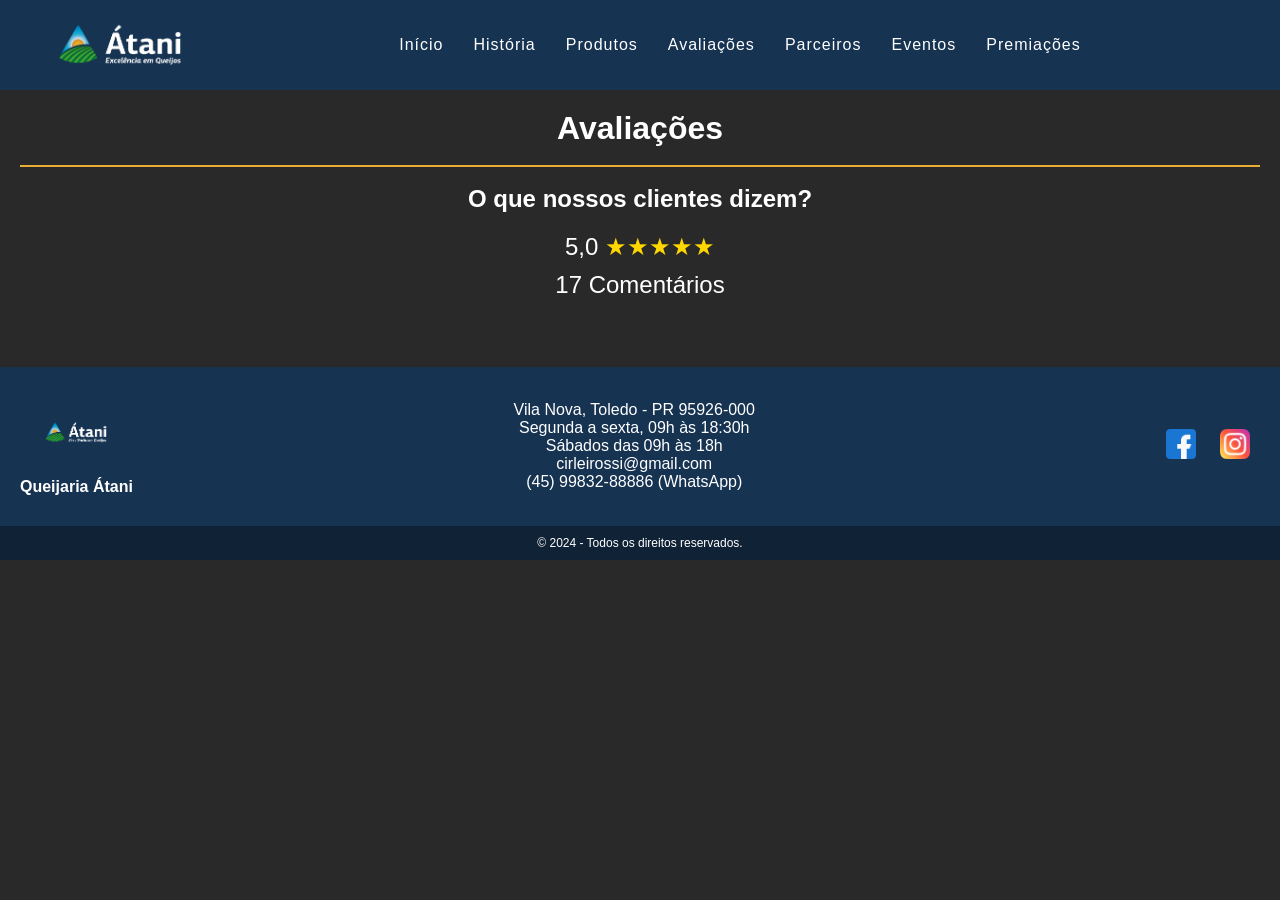
<file: avaliacoes.html>
<!DOCTYPE html>
<html lang="pt-br">
<head>
    <meta charset="UTF-8">
    <meta name="viewport" content="width=device-width, initial-scale=1.0">
    <link rel="shortcut icon" href="./img/ATANI LOGO.png">
    <link rel="stylesheet" href="./css/avaliacoes.css">
    <title>Avaliações - Átani Quejos</title>

</head>
<body>
    <header>
        <nav>
            <a href="index.html">
                <img src="./img/Logo atani.png" alt="LOGO ÁTANI">
            </a>
        <div class="mobile-menu">
            <div class="line1"></div>
            <div class="line2"></div>
            <div class="line3"></div>
        </div>
        <ul class="nav-list">
            <li><a href="index.html">Início</a></li>
            <li><a href="historia.html">História</a></li>
            <li><a href="produtos.html">Produtos</a></li>
            <li><a href="avaliacoes.html">Avaliações</a></li>
            <li><a href="parceiros.html">Parceiros</a></li>
            <li><a href="eventos.html">Eventos</a></li>
            <li><a href="premiacoes.html">Premiações</a></li>
        </ul>
        </nav>
    </header>

    <main>
        <h1>Avaliações</h1>
        <br>
        <hr color="#E9AC34">
        <br>
        <h2>O que nossos clientes dizem?</h2>
        <section class="reviews-section">
            <p class="rating-summary">5,0 <span class="stars">★★★★★</span> </p>
            <p class="rating-summary"><span class="comment-count">17 Comentários</span></p>
            <br>
            <div class="reviews-carousel">
            <div class="reviews">
    <!--         <div class="review-card">
                        <div class="user-info">
                            <div class="user">E</div>
                            <div class="user-details">
                                <h3>Edson Braga</h3>
                                <p>5,0 <span class="stars">★★★★★</span></p>
                            </div>  
                        </div>
                        <p class="review-text">Produtos com alta qualidade e de um sabor único.</p>
                    </div>

                    <div class="review-card">
                        <div class="user-info">
                            <div class="user">W</div>
                            <div class="user-details">
                                <h3>Wilson Souza</h3>
                                <p>5,0 <span class="stars">★★★★★</span></p>
                            </div>
                        </div>
                        <p class="review-text">Lugar lindo, incrível a história. Vale muito visitar! Recomendo conhecer.</p>
                    </div>
                    <div class="review-card">
                        <div class="user-info">
                            <div class="user">N</div>
                            <div class="user-details">
                                <h3>Nadir Luckner</h3>
                                <p>5,0 <span class="stars">★★★★★</span></p>
                            </div>
                        </div>
                        <p class="review-text">Ótima!!! Uma delícia de queijos, e uma apresentação excelente de todo o processo...</p>
                    </div>
                </div>               
            </div>
        </section>

        <section class="reviews-section">
            <div class="reviews-carousel">
                <div class="reviews">
                    <div class="review-card">
                        <div class="user-info">
                            <div class="user">K</div>
                            <div class="user-details">
                                <h3>Karine Zachow</h3>
                                <p>5,0 <span class="stars">★★★★★</span></p>
                            </div>
                        </div>
                        <p class="review-text">Queijos de altíssima qualidade!!! Muito saborosos epara serem comidos a qualquer hora. Ja faz parte do meu cardápio. A queijaria é um lugar encantador, onde somos muito bem recebidos, para poder apreciar e comprar os queijos.</p>
                    </div>
                    <div class="review-card">
                        <div class="user-info">
                        <div class="user">G</div>
                            <div class="user-details">
                                <h3>Gilmar Leandro de Souza</h3>
                                <p>5,0 <span class="stars">★★★★★</span></p>
                            </div>
                        </div>
                        <p class="review-text">Aqui o amor e a paz se encontram, e os queijos são o resultado, parabéns, lindo local .... Sucesso.</p>
                    </div>
                    <div class="review-card">
                        <div class="user-info">
                        <div class="user">G</div>
                            <div class="user-details">
                                <h3>Guilherme Bessegato</h3>
                                <p>5,0 <span class="stars">★★★★★</span></p>
                            </div>
                        </div>
                        <p class="review-text">Queijos de altíssima qualidade. Muito saborosos, por um ótimo preço. Atendem no local, mas também entregam. Recomendo!</p>
                    </div>
                </div>
            </div>
        </section>
        
        <section class="reviews-section">
            <div class="reviews-carousel">
                <div class="reviews">
                    <div class="review-card">
                        <div class="user-info">
                        <div class="user">V</div>
                            <div class="user-details">
                                <h3>Vagner Delabio</h3>
                                <p>5,0 <span class="stars">★★★★★</span></p>
                            </div>
                        </div>
                        <p class="review-text">Produtos sensacionais, qualidade, apresentação e com certeza muito amor e carinho na produção.</p>
                    </div>
                    <div class="review-card">
                        <div class="user-info">
                        <div class="user">D</div>
                            <div class="user-details">
                                <h3>Daliana Uemura</h3>
                                <p>5,0 <span class="stars">★★★★★</span></p>
                            </div>
                        </div>
                        <p class="review-text">Lugar lindo, queijo delicioso!!!</p>
                    </div>
                    <div class="review-card">
                        <div class="user-info">
                        <div class="user">C</div>
                            <div class="user-details">
                                <h3>Claudinei Saibert</h3>
                                <p>5,0 <span class="stars">★★★★★</span></p>
                            </div>
                        </div>
                        <p class="review-text">★★★★★</p>
                    </div>
                </div>
            </div>
        </section>
    -->
    </main>

    <footer>
        <div class="footer-inner">
            <div class="footer-logo">
                <img src="./img/Logo atani.png" alt="Logo da Átani">
                <p>Queijaria Átani</p>
            </div>
            <div class="footer-links">
                <ul>
                <li>Vila Nova, Toledo - PR 95926-000</li>
                <li>Segunda a sexta, 09h às 18:30h</li>
                <li>Sábados das 09h às 18h</li>
                <li><a href="mailto: cirleirossi@gmail.com"> cirleirossi@gmail.com</a></li>
                <li><a href="tel:+5545998328886">(45) 99832-88886 (WhatsApp)</a></li>
                </ul>
            </div>
            <div class="footer-social">
                <a href="https://www.facebook.com/profile.php?id=100086411541957"><img src="./img/facebook.png" alt="Facebook"></a>
                <a href="https://www.instagram.com/atani_queijaria?igsh=MWtmYjl6NHc2MGdieg=="><img src="./img/instagram.png" alt="Instagram"></a>
            </div>
        </div>
    </footer>
    
    <div class="footer-bottom">
        <p>&copy; 2024 - Todos os direitos reservados.</p>
    </div>  
    <script src="./js/script.js"></script>
    <script src="js/requisicaoAvaliacoes.js"></script>
</body>
</html>
</file>
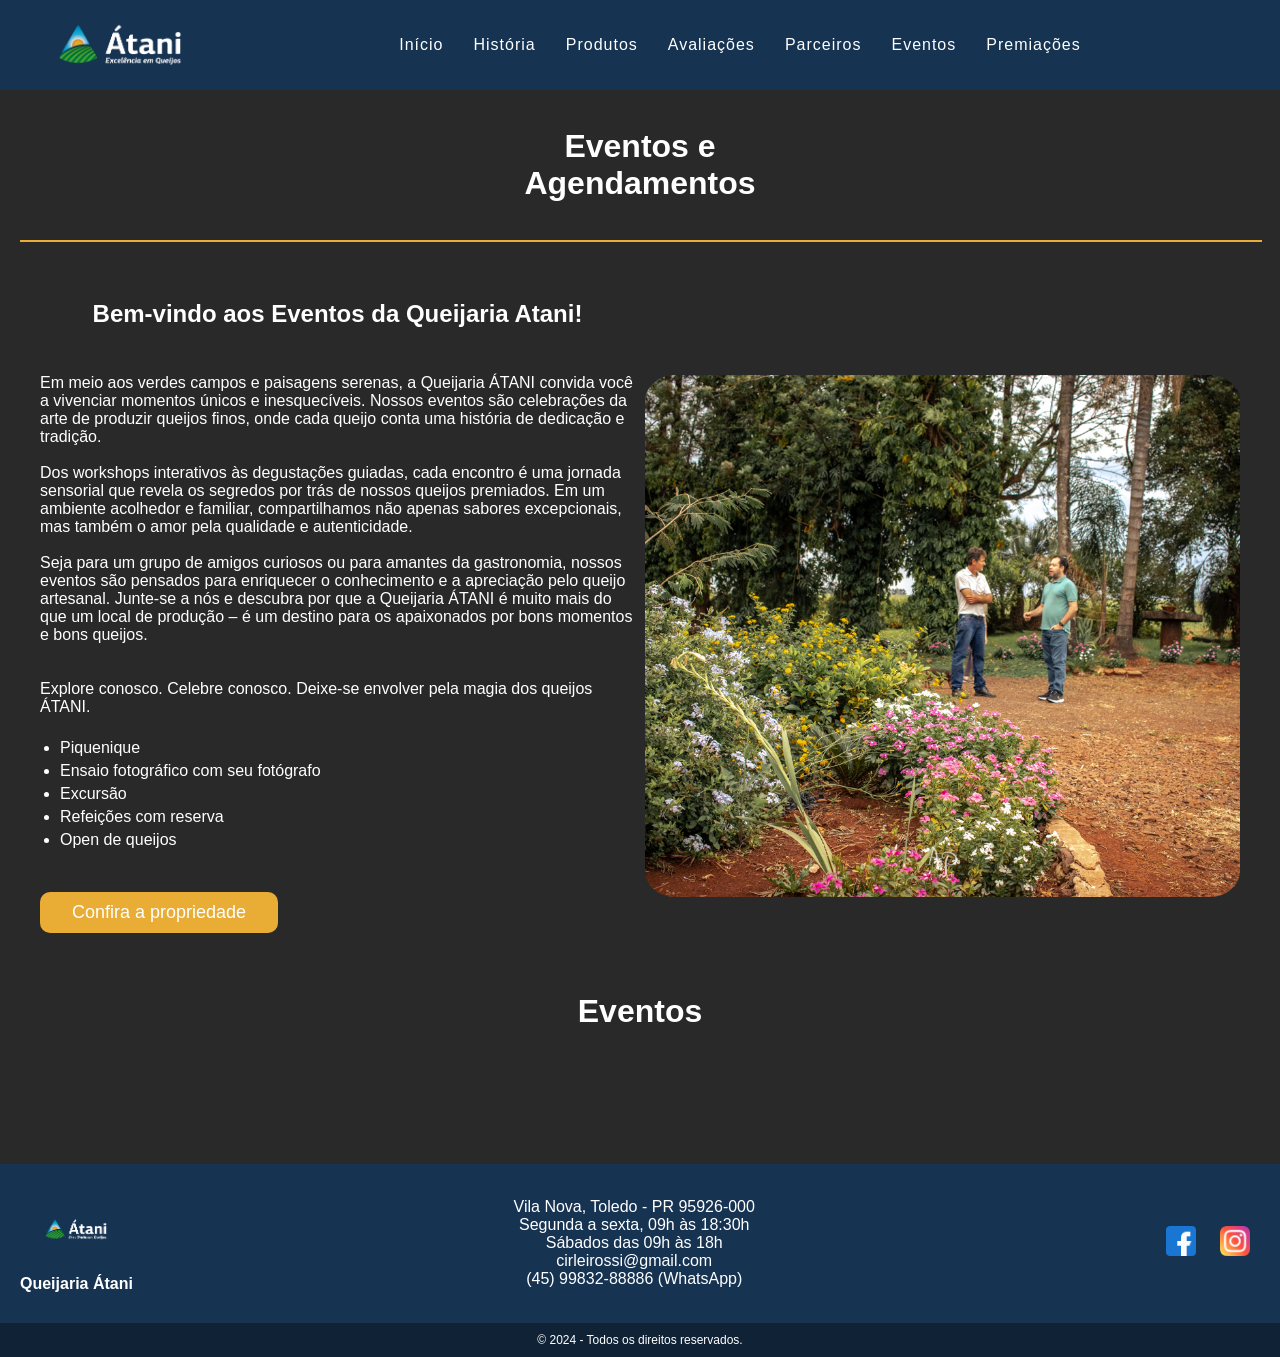
<file: eventos.html>
<!DOCTYPE html>
<html lang="pt-br">
<head>
    <meta charset="UTF-8">
    <meta name="viewport" content="width=device-width, initial-scale=1.0">
    <link rel="shortcut icon" href="./img/ATANI LOGO.png">
    <link rel="stylesheet" href="./css/eventos.css">
    <title>Eventos - Átani Queijos</title>
</head>
<body>
    <header>
        <nav>
            <a href="index.html">
                <img src="./img/Logo atani.png" alt="LOGO ÁTANI">
            </a>
          <div class="mobile-menu">
            <div class="line1"></div>
            <div class="line2"></div>
            <div class="line3"></div>
          </div>
          <ul class="nav-list">
            <li><a href="index.html">Início</a></li>
            <li><a href="historia.html">História</a></li>
            <li><a href="produtos.html">Produtos</a></li>
            <li><a href="avaliacoes.html">Avaliações</a></li>
            <li><a href="parceiros.html">Parceiros</a></li>
            <li><a href="eventos.html">Eventos</a></li>
            <li><a href="premiacoes.html">Premiações</a></li>
        </ul>
        </nav>
    </header>
    <main>
        <br>
        <h1>Eventos e <br> Agendamentos</h1>
        <br>
        <hr color="E9AC34">
        <br>
        <section class="agendamentos">
            <div class="info">
                <div class="mais-info">
                    <h2>Bem-vindo aos Eventos da Queijaria Atani!</h2>
                    <br><br>
                    <p>
                        Em meio aos verdes campos e paisagens serenas, a Queijaria ÁTANI convida você a vivenciar momentos únicos e inesquecíveis. Nossos eventos são celebrações da arte de produzir queijos finos, onde cada queijo conta uma história de dedicação e tradição.
                    </p>
                    <br>
                    <p>
                        Dos workshops interativos às degustações guiadas, cada encontro é uma jornada sensorial que revela os segredos por trás de nossos queijos premiados. Em um ambiente acolhedor e familiar, compartilhamos não apenas sabores excepcionais, mas também o amor pela qualidade e autenticidade.
                    </p>
                    <br>
                    <p>
                        Seja para um grupo de amigos curiosos ou para amantes da gastronomia, nossos eventos são pensados para enriquecer o conhecimento e a apreciação pelo queijo artesanal. Junte-se a nós e descubra por que a Queijaria ÁTANI é muito mais do que um local de produção – é um destino para os apaixonados por bons momentos e bons queijos.
                    </p>
                    <br><br>
                    <p>
                        Explore conosco. Celebre conosco. Deixe-se envolver pela magia dos queijos ÁTANI.
                    </p>
                </div>
                <br>
                <ul>
                    <li>Piquenique</li>
                    <li>Ensaio fotográfico com seu fotógrafo</li>
                    <li>Excursão</li>
                    <li>Refeições com reserva</li>
                    <li>Open de queijos</li>
                </ul>
                <br>
                <div id="btn"> 
                    <a href="https://www.toledo.pr.gov.br/turistow/" class="btn">Confira a propriedade</a>
                </div>
            </div>
            <div class="images">
                <img src="./img/flores.jpg" class="imagemReal" alt="Paisagem com flores">
            </div>
        </section>
        <section class="eventos">
            <h1>Eventos</h1>
            <div class="eventos-container">
                <!-- Os eventos serão inseridos aqui dinamicamente -->
            </div>
        </section>
        
    </main>
    <br><br><br>
    <footer>
      <div class="footer-inner">
          <div class="footer-logo">
              <img src="./img/Logo atani.png" alt="Logo da Átani">
              <p>Queijaria Átani</p>
          </div>
          <div class="footer-links">
              <ul>
                  <li>Vila Nova, Toledo - PR 95926-000</li>
                  <li>Segunda a sexta, 09h às 18:30h</li>
                  <li>Sábados das 09h às 18h</li>
                  <li><a href="mailto: cirleirossi@gmail.com"> cirleirossi@gmail.com</a></li>
                  <li><a href="tel:+5545998328886">(45) 99832-88886 (WhatsApp)</a></li>
              </ul>
          </div>
          <div class="footer-social">
              <a href="https://www.facebook.com/profile.php?id=100086411541957"><img src="./img/facebook.png" alt="Facebook"></a>
              <a href="https://www.instagram.com/atani_queijaria?igsh=MWtmYjl6NHc2MGdieg=="><img src="./img/instagram.png" alt="Instagram"></a>
          </div>
      </div>
    </footer>
    <div class="footer-bottom">
        <p>&copy; 2024 - Todos os direitos reservados.</p>
    </div>

    <script src="./js/script.js"></script>
    <script src="js/Eventos.js"></script>
</body>
</html>
</file>
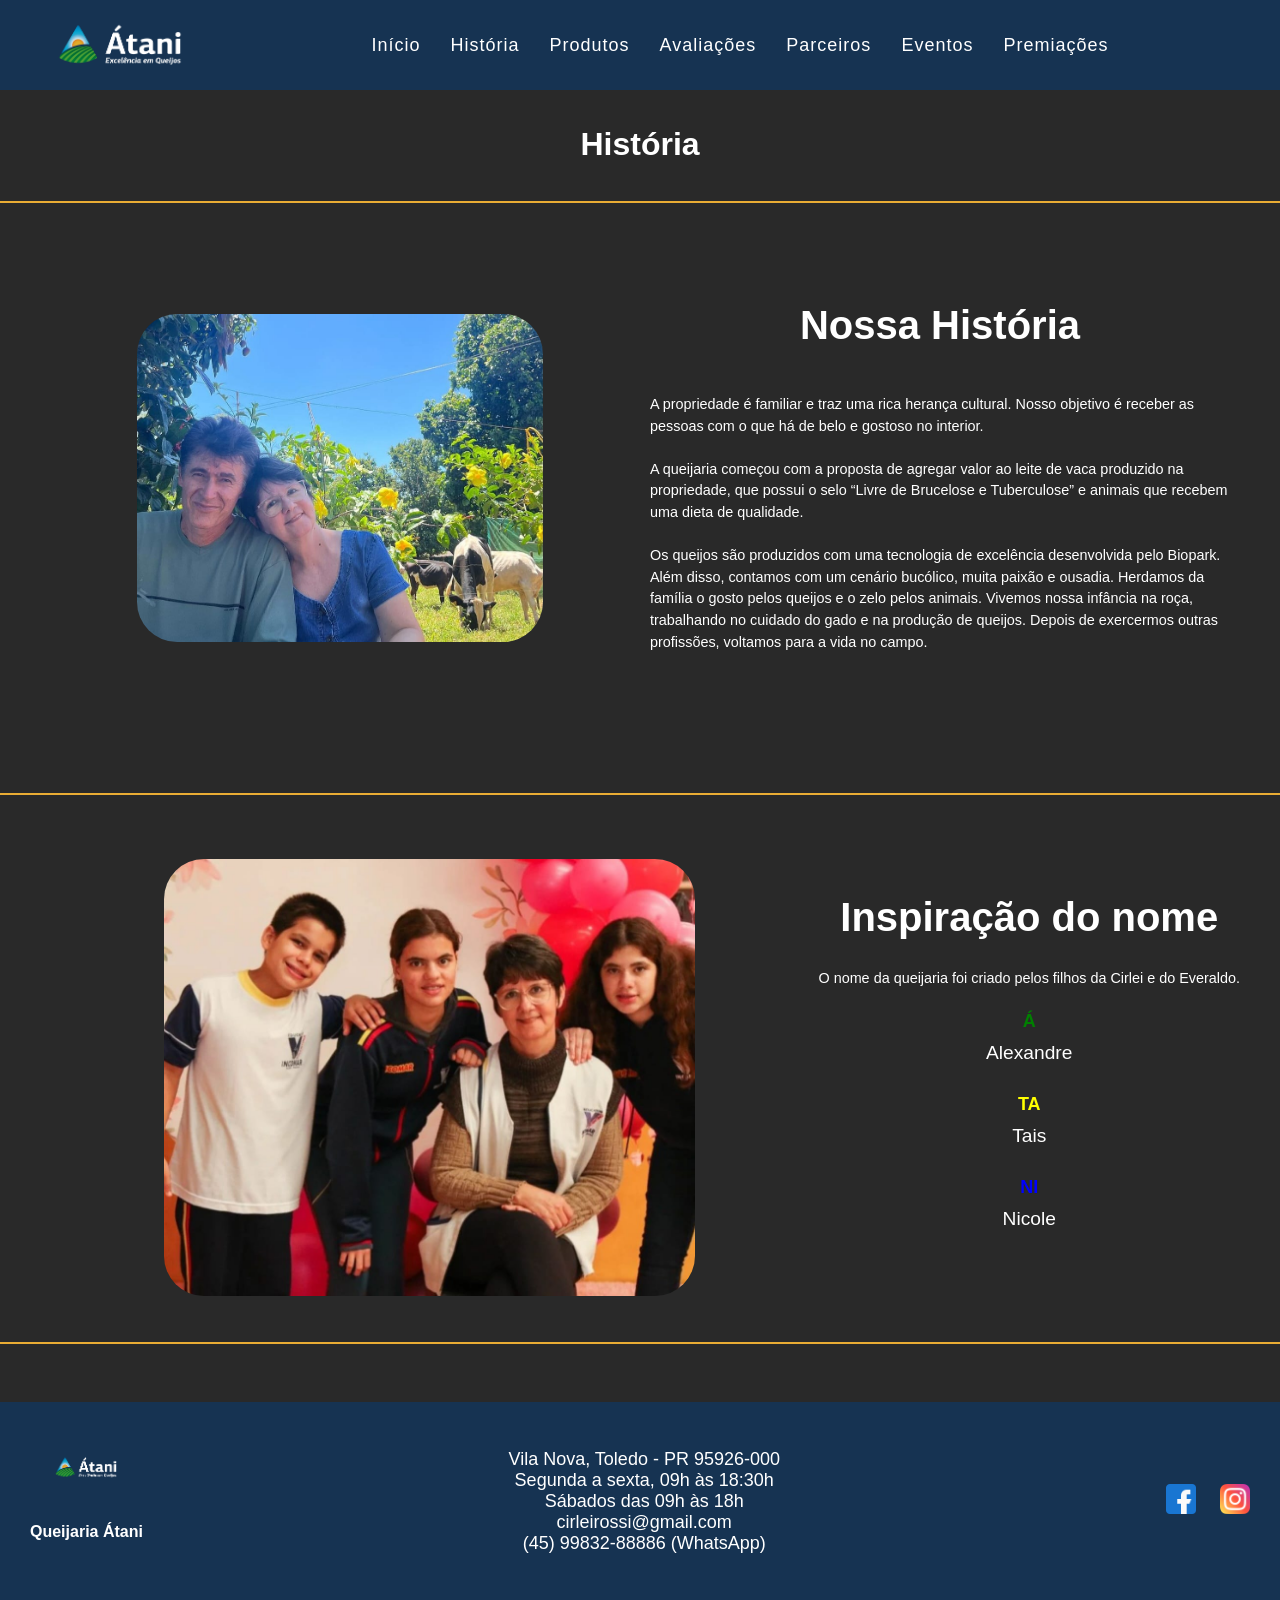
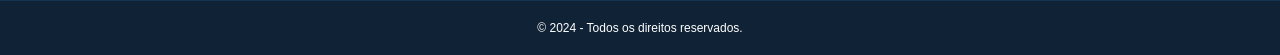
<file: historia.html>
<!DOCTYPE html>
<html lang="pt-br">
<head>
    <meta charset="UTF-8">
    <meta name="viewport" content="width=device-width, initial-scale=1.0">
    <link rel="shortcut icon" href="./img/ATANI LOGO.png">
    <link rel="stylesheet" href="./css/historia.css">
    <title>História - Átani Quejos</title>
</head>
<body>
    <header>
        <nav>
          <a href="index.html">
            <img src="./img/Logo atani.png" alt="LOGO ÁTANI">
        </a>
          <div class="mobile-menu">
            <div class="line1"></div>
            <div class="line2"></div>
            <div class="line3"></div>
          </div>
          <ul class="nav-list">
            <li><a href="index.html">Início</a></li>
              <li><a href="historia.html">História</a></li>
              <li><a href="produtos.html">Produtos</a></li>
              <li><a href="avaliacoes.html">Avaliações</a></li>
              <li><a href="parceiros.html">Parceiros</a></li>
              <li><a href="eventos.html">Eventos</a></li>
              <li><a href="avaliacoes.html">Premiações</a></li>
            </ul>
        </nav>
      </header>
      <main>
        <br><br>
        <h1>História</h1>
        <br>
        <hr color="E9AC34">
        <section>
          <div class="sobre">
                  <div class="small-container">
                      <div class="fileira">
                          <div class="col-1">
                            <img src="./img/cirlei e everaldo.jpg" alt="Cirlei Rossi" id="cirlei-img" />
                          </div>
                          <div class="col-1">
                            <h1>Nossa História</h1>
                            <br><br>
                                <small>A propriedade é familiar e traz uma rica herança cultural. Nosso objetivo é receber as pessoas com o que há de belo e gostoso no interior.
                                  <br><br>
                                  A queijaria começou com a proposta de agregar valor ao leite de vaca produzido na propriedade, que possui o selo “Livre de Brucelose e Tuberculose” e animais que recebem uma dieta de qualidade.
                                  <br><br>
                                  Os queijos são produzidos com uma tecnologia de excelência desenvolvida pelo Biopark. Além disso, contamos com um cenário bucólico, muita paixão e ousadia. Herdamos da família o gosto pelos queijos e o zelo pelos animais. Vivemos nossa infância na roça, trabalhando no cuidado do gado e na produção de queijos. Depois de exercermos outras profissões, voltamos para a vida no campo.</small>
                          </div>
                    </div>
                </div>
          </div>
        </section>

        <section>
          <div class="sobre">
            <hr color="#E9AC34">
                <br><br><br>
                  <div class="small-container">
                      <div class="fileira">
                          <div class="col-1">
                            <img src="./img/filhos.jpg" alt="Filhos" id="cirlei-img" />
                          </div>
                          <div class="col-">
                            <h1 id="filhos-h1">Inspiração do nome</h1>
                            <br>  
                                <small>O nome da queijaria foi criado pelos filhos da Cirlei e do Everaldo.
                                  <br><br>
                                </small>
                                <ul>
                                  <li id="A"><b>Á</b></li>
                                  <p>Alexandre</p>
                                  <li id="TA"><b>TA</b> </li>
                                  <p>Tais</p>
                                  <li id="NI"><b>NI</b></li>
                                  <p>Nicole</p>
                                </ul>
                          </div>
                    </div>
                </div>
  
                <br><br>
  
                <hr color="#E9AC34">
                <br>
          </div>
        </section>
    </main>
    <footer>
      <div class="footer-inner">
          <div class="footer-logo">
              <img src="./img/Logo atani.png" alt="Logo da Átani">
              <p>Queijaria Átani</p>
          </div>
          <div class="footer-links">
              <ul>
              <li>Vila Nova, Toledo - PR 95926-000</li>
              <li>Segunda a sexta, 09h às 18:30h</li>
              <li>Sábados das 09h às 18h</li>
              <li><a href="mailto: cirleirossi@gmail.com"> cirleirossi@gmail.com</a></li>
              <li><a href="tel:+5545998328886">(45) 99832-88886 (WhatsApp)</a></li>
              </ul>
          </div>
          <div class="footer-social">
              <a href="https://www.facebook.com/profile.php?id=100086411541957"><img src="./img/facebook.png" alt="Facebook"></a>
              <a href="https://www.instagram.com/atani_queijaria?igsh=MWtmYjl6NHc2MGdieg=="><img src="./img/instagram.png" alt="Instagram"></a>
          </div>
      </div>
  </footer>
  
  <div class="footer-bottom"> 
    <p>&copy; 2024 - Todos os direitos reservados.</p>
  </div>

    <script src="./js/script.js"></script>
</body>
</html>
</file>
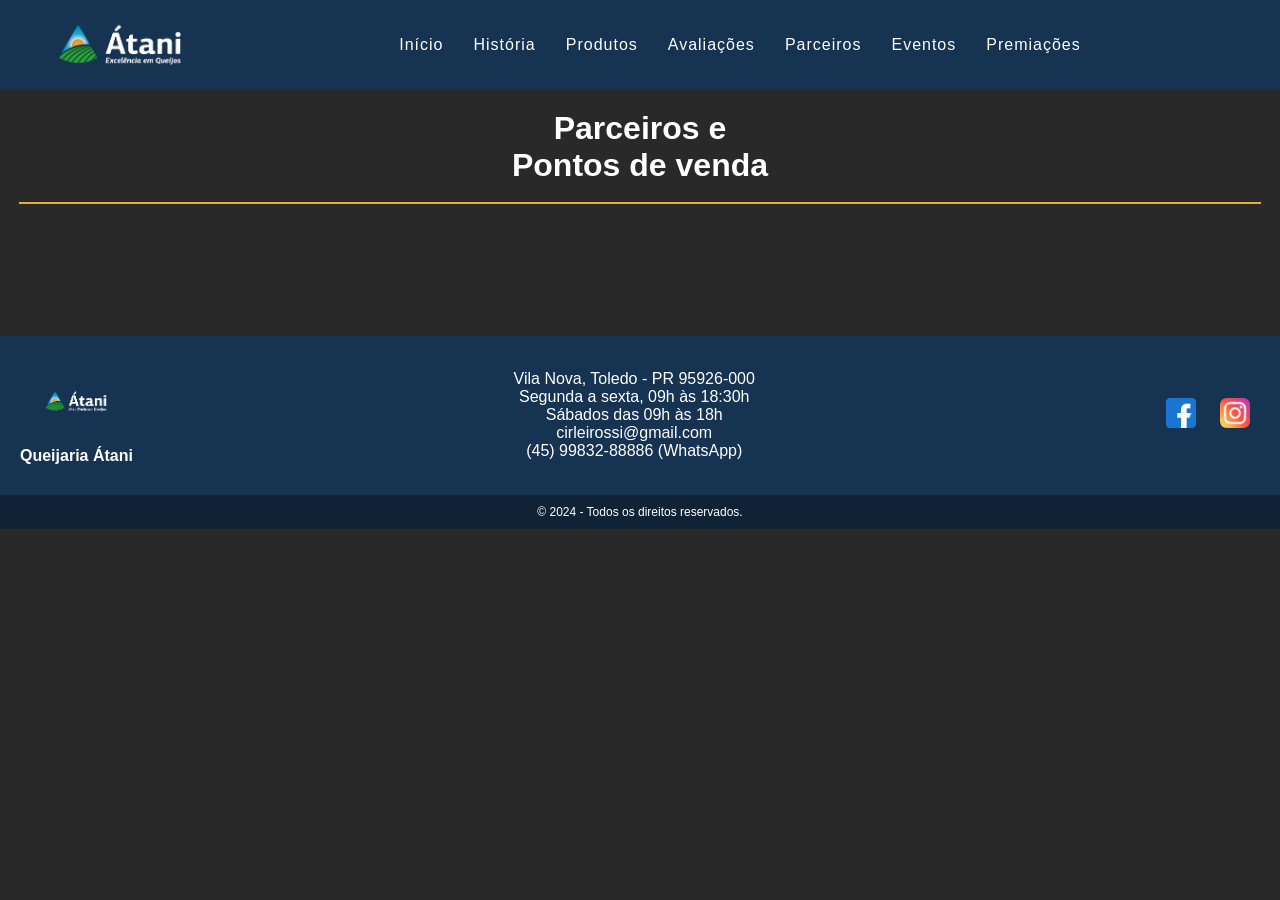
<file: parceiros.html>
<!DOCTYPE html>
<html lang="pt-br">
<head>
    <meta charset="UTF-8">
    <meta name="viewport" content="width=device-width, initial-scale=1.0">
    <link rel="shortcut icon" href="./img/ATANI LOGO.png">
    <link rel="stylesheet" href="./css/parceiros.css">
    <title>Parceiros - Átani Quejos</title>
</head>
<body>
    <header>
      <nav>
        <a href="index.html">
            <img src="./img/Logo atani.png" alt="LOGO ÁTANI">
        </a>
        <div class="mobile-menu">
            <div class="line1"></div>
            <div class="line2"></div>
            <div class="line3"></div>
        </div>
        <ul class="nav-list">
            <li><a href="index.html">Início</a></li>
            <li><a href="historia.html">História</a></li>
            <li><a href="produtos.html">Produtos</a></li>
            <li><a href="avaliacoes.html">Avaliações</a></li>
            <li><a href="parceiros.html">Parceiros</a></li>
            <li><a href="eventos.html">Eventos</a></li>
            <li><a href="premiacoes.html">Premiações</a></li>
        </ul>
    </nav>
      </header>

    <main>
        <h1>Parceiros e <br>Pontos de venda</h1>
        <br>
        <hr color="E9AC34">
        <section class="parceiros">
            <div class="parceiro-row"></div> 
        </section>
          
    </main>
    <br><br><br><br>
    <footer>
        <div class="footer-inner">
            <div class="footer-logo">
                <img src="./img/Logo atani.png" alt="Logo da Átani">
                <p>Queijaria Átani</p>
            </div>
            <div class="footer-links">
                <ul>
                <li>Vila Nova, Toledo - PR 95926-000</li>
                <li>Segunda a sexta, 09h às 18:30h</li>
                <li>Sábados das 09h às 18h</li>
                <li><a href="mailto: cirleirossi@gmail.com"> cirleirossi@gmail.com</a></li>
                <li><a href="tel:+5545998328886">(45) 99832-88886 (WhatsApp)</a></li>
                </ul>
            </div>
            <div class="footer-social">
                <a href="https://www.facebook.com/profile.php?id=100086411541957"><img src="./img/facebook.png" alt="Facebook"></a>
                <a href="https://www.instagram.com/atani_queijaria?igsh=MWtmYjl6NHc2MGdieg=="><img src="./img/instagram.png" alt="Instagram"></a>
            </div>
        </div>
    </footer>
    
    <div class="footer-bottom">
      <p>&copy 2024 - Todos os direitos reservados.</p>
    </div>
    <script src="./js/parceiros.js"></script>
    <script src="./js/script.js"></script>
</body>
</html>
</file>
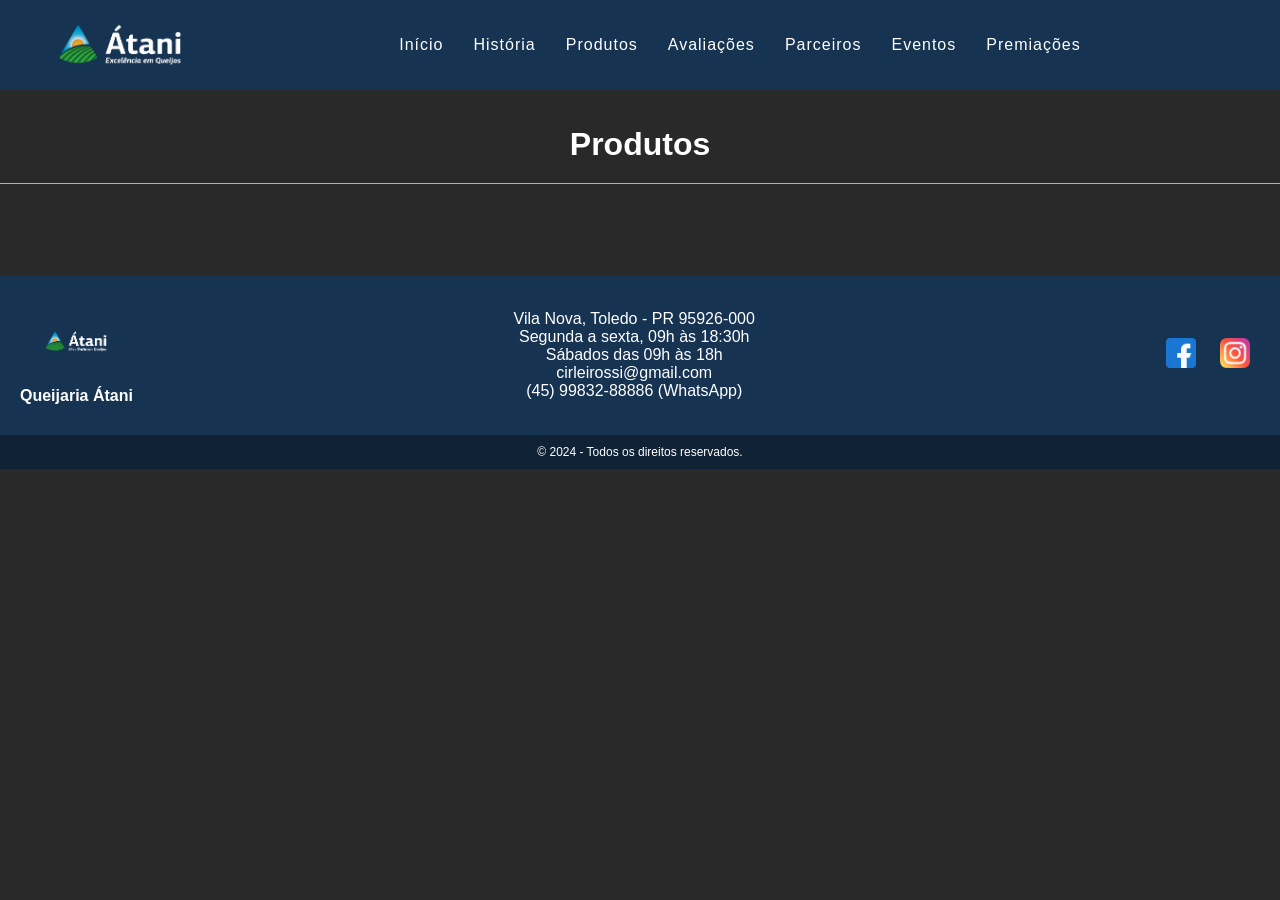
<file: produtos.html>
<!DOCTYPE html>
<html lang="pt-br">
<head>
    <meta charset="UTF-8">
    <meta name="viewport" content="width=device-width, initial-scale=1.0">
    <link rel="shortcut icon" href="./img/ATANI LOGO.png">
    <link rel="stylesheet" href="./css/produtos.css">
    <title>Produtos- Átani Quejos</title>
   
</head>
<body>
    <header>
        <nav>
            <a href="index.html">
                <img src="./img/Logo atani.png" alt="LOGO ÁTANI">
            </a>
          <div class="mobile-menu">
            <div class="line1"></div>
            <div class="line2"></div>
            <div class="line3"></div>
          </div>
          <ul class="nav-list">
            <li><a href="index.html">Início</a></li>
            <li><a href="historia.html">História</a></li>
            <li><a href="produtos.html">Produtos</a></li>
            <li><a href="avaliacoes.html">Avaliações</a></li>
            <li><a href="parceiros.html">Parceiros</a></li>
            <li><a href="eventos.html">Eventos</a></li>
            <li><a href="premiacoes.html">Premiações</a></li>
        </ul>
        </nav>
      </header>
      <br><br>

      <main>
        <h1>Produtos</h1>
        <hr color="E9AC34">
        <br><br><br><br>
        <section>
            <!-- <div class="Categorias">
              <div class="small-container">
                    <div class="fileira">
                        <div class="col-3">
                            <br><br>
                            <p >Nonna Lúcia</p>
                            <br>
                              <div id="img-nonna">
                              <img src="./img/QUEIJO NONNA LUCIA.png" alt="Queijo Nonna Lúcia">
                              </div>
                            <br>
                              <a href="#NONNA" class="btn-saiba-mais">Saiba Mais</a>
                        </div>
                          <div class="col-3">
                              <br><br>
                                <p>Saint - Paulin</p>
                                <br>
                              <div id="img-saint">
                                <img src="./img/QUEIJO SAINT PAULIN.png" alt="Queijo Saint Paulin">
                              </div>
                              <br>
                                <a href="#PAULIN" class="btn-saiba-mais">Saiba Mais</a>
                          </div>
                            <div class="col-3">
                                <br><br>
                                  <p>Mobier</p>
                                <br>
                                  <img src="./img/QUIEJO MOBIER.png" alt="Queijo Mobier">
                                <br>
                                  <a href="#MOBIER" class="btn-saiba-mais">Saiba Mais</a>
                            </div>
                    </div>
              </div>
            </div> -->
        <!-- </section>
        <br><br><br><br>
        <article>
            <br><br>
            <div class="Categorias">
              <div class="small-container">
                    <div class="fileira">
                        <div class="col-3">
                            <br><br>
                                  <p>Donna Rossi Fresco</p>
                                  <br>
                                  <div id="img-donna-maturado">
                                  <img src="./img/QUEIJO DONNA ROSSI FRESCO.png" alt="Queijo Donna Rossi Fresco">
                                  </div>
                                  <br>
                                  <a href="#FRESCO" id="btn-donna-fresco">Saiba Mais</a>
                                  <br>
                              </div>
                                <div class="col-3">
                                    <br><br>
                                    <p>Donna Rossi Maturado</p>
                                    <br>
                                    <div id="img-donna-maturado">
                                    <img src="./img/QUEIJO DONNA ROSSI MATURADO.png" alt="Queijo Donna Rossi Maturado">
                                    <br>
                                    </div>
                                    <a href="#MATURADO" id="btn-donna-maturado">Saiba Mais</a>
                                </div>
                    </div>
              </div>
              <br><br>
        </article>
        
        <article id="PAULIN">
          <div class="sobre">
            <hr color="#E9AC34">
            <br><br><br>
                <div class="small-container">
                    <div class="fileira">
                        <div class="col-1">
                            <img src="./img/QUEIJO NONNA LUCIA.png" alt="DONNA LÚCIA" id="queijo-img" />
                        </div>
                        <div class="col-1">
                            <span><h1>Nonna Lúcia</h1></span>
                          
                            <small>Queijo autoral,  trazido por herança italiana e recriado com tecnologia do Biopark. 
                              Maturado por 90 dias, semi duro e massa lavada. É um queijo frutado com notas florais e de um sabor único. 
                            </small>
                              <br><br>
                            <ul>
                              <li>Leite: Vaca</li>
                              <li>Classificação: Semiduro</li>
                              <li>Origem: Italiana</li>
                              <li>Produtor: Átani</li>
                              <li>Tecnologia: Biopark</li>
                          </ul>
                        </div>
                    </div>
                </div>
                <br><br><br>
                <hr color="#E9AC34">
                <br><br><br>
                  <div class="small-container">
                      <div class="fileira">
                          <div class="col-1">
                            <img src="./img/QUEIJO SAINT PAULIN.png" alt="SAINT-PAULIN" id="queijo-img" />
                          </div>
                          <div class="col-1">
                            <h1 id="saint-h1">SAINT-PAULIN</h1>
                            <br>
                                <small>De origem francesa, primeiramente produzido por monges trapistas, é um queijo de massa amarela, macia, de sabor suave e pouca acidez. Sua casca fina e amarelada se forma com tratamento de água, salmoura e uma pequena dose de urucum. Em Toledo, é feito com tecnologia desenvolvida pelo Parque Científico e Tecnológico de Biociências LTDA – Biopark. Conserva a característica da receita original com um sabor particular, derivado do tipo de leite da nossa região.</small>
                                <br><br><br>
                                <ul>
                                  <li>Leite: Vaca</li>
                                  <li>Classificação: Semiduro</li>
                                  <li>Origem: França</li>
                                  <li>Produtor: Átani</li>
                                  <li>Tecnologia: Biopark</li>
                              </ul>
                          </div>
                    </div>
                </div>
          </div>
        </article>
        
        <section id="MOBIER">
          <div class="sobre">
            <hr color="#E9AC34">
            <br><br><br>
                  <div class="small-container">
                      <div class="fileira">
                          <div class="col-1">
                            <img src="./img/QUIEJO MOBIER.png" alt="MOBIER" id="mobier-img" />
                          </div>
                          <div class="col-1">
                            <h1 id="mobier-h1">MOBIER</h1>
                            <br>
                                <small>              
                                  Esse queijo fino de origem francesa, criado inicialmente por fazendeiros da região de Conté, não era produzido em grandes quantidades devido à falta de leite suficiente. Para conservar o queijo até a próxima ordenha, aplicavam uma fina camada de carvão na superfície, surgindo assim a característica mais marcante do queijo Morbier: a faixa negra em seu centro.
                                <br><br>
                                  Este queijo está presente em vários eventos, desde recepções familiares e festas para amigos até eventos comemorativos. Ele pode ser empregado em deliciosas receitas culinárias, em tábuas de queijos e saladas, e é geralmente servido com vinhos secos.
                                <br><br>
                                  Em uma tentativa de trazer o queijo originalmente francês mais próximo aos corações dos brasileiros, substituímos o carvão por uma fina linha de café na tecnologia desenvolvida.</small>
                                <br><br><br>
                                <ul>
                                  <li>Leite: Vaca</li>
                                  <li>Classificação: Semiduro</li>
                                  <li>Origem: França</li>
                                  <li>Produtor: Átani</li>
                                  <li>Tecnologia: Biopark</li>
                              </ul>
                          </div>
                    </div>
                </div>
          </div>
        </section>
  
        <article id="FRESCO">
          <div class="sobre">
            <hr color="#E9AC34">
            <br><br><br>
                  <div class="small-container">
                      <div class="fileira">
                          <div class="col-1">
                            <img src="./img/QUEIJO DONNA ROSSI FRESCO.png" alt="DONNA ROSSI FRESCO" id="queijo-img" />
                          </div>
                          <div class="col-1">
                            <h1 id="donna-fresco-h1">DONNA ROSSI FRESCO</h1>
                            <br>
                                <small>De origem brasileira e primeiramente produzido por descendentes de italianos, é um queijo de massa levemente amarela, macia, de sabor suave e pouca acidez.
                                <br><br>
                                Em Toledo, é feito pela queijaria ÁTANI com a receita herdada da família. Conserva as características da receita original, com um sabor particular derivado do tipo de leite da nossa região.</small>
                                <br><br><br>
                                <ul>
                                  <li>Leite: Vaca</li>
                                  <li>Classificação: Semiduro</li>
                                  <li>Origem: Brasileira</li>
                                  <li>Produtor: Átani</li>
                                  <li>Tecnologia: Maike Tais Maziero Montanhini e Cirlei Rossi dos Santos
                                  </li>
                              </ul>
                          </div>
                    </div>
                </div>
          </div>
        </article>
        
        <section id="MATURADO">
          <div class="sobre">
            <hr color="#E9AC34">
            <br><br><br>
                  <div class="small-container">
                      <div class="fileira">
                          <div class="col-1">
                            <img src="./img/QUEIJO DONNA ROSSI MATURADO.png" alt="DONNA ROSSI MATURADO" id="queijo-img" />
                          </div>
                          <div class="col-1">
                            <h1 id="donna-maturado-h1">DONNA ROSSI MATURADO</h1>
                            <br>
                                <small>De origem brasileira e primeiramente produzido por descendentes de italianos, é um queijo de massa levemente amarela, macia, enxuta, de sabor suave e pouca acidez.
                                <br><br>
                                Em Toledo, é feito pela queijaria ÁTANI com a receita herdada da família. Conserva as características da receita original, com um sabor particular derivado do tipo de leite da nossa região.</small>
                                <br><br><br>
                                <ul>
                                  <li>Leite: Vaca</li>
                                  <li>Classificação: Semiduro</li>
                                  <li>Origem: Brasileira</li>
                                  <li>Produtor: Átani</li>
                                  <li>Tecnologia: Maike Tais Maziero Montanhini e Cirlei Rossi dos Santos
                                  </li>
                              </ul>
                          </div>
                    </div>
                </div>
          </div> -->
        </section>
      </main>
    
      <footer>
        <div class="footer-inner">
            <div class="footer-logo">
                <img src="./img/Logo atani.png" alt="Logo da Átani">
                <p>Queijaria Átani</p>
            </div>
            <div class="footer-links">
                <ul>
                <li>Vila Nova, Toledo - PR 95926-000</li>
                <li>Segunda a sexta, 09h às 18:30h</li>
                <li>Sábados das 09h às 18h</li>
                <li><a href="mailto: cirleirossi@gmail.com"> cirleirossi@gmail.com</a></li>
                <li><a href="tel:+5545998328886">(45) 99832-88886 (WhatsApp)</a></li>
                </ul>
            </div>
            <div class="footer-social">
                <a href="https://www.facebook.com/profile.php?id=100086411541957"><img src="./img/facebook.png" alt="Facebook"></a>
                <a href="https://www.instagram.com/atani_queijaria?igsh=MWtmYjl6NHc2MGdieg=="><img src="./img/instagram.png" alt="Instagram"></a>
            </div>
        </div>
    </footer>
    
    <div class="footer-bottom">
      <p>&copy; 2024 - Todos os direitos reservados.</p>
    </div>
      </main>
    
    <script src="js/Produtos.js"> </script>
    <script src="./js/script.js"></script>
</body>
</html>
</file>
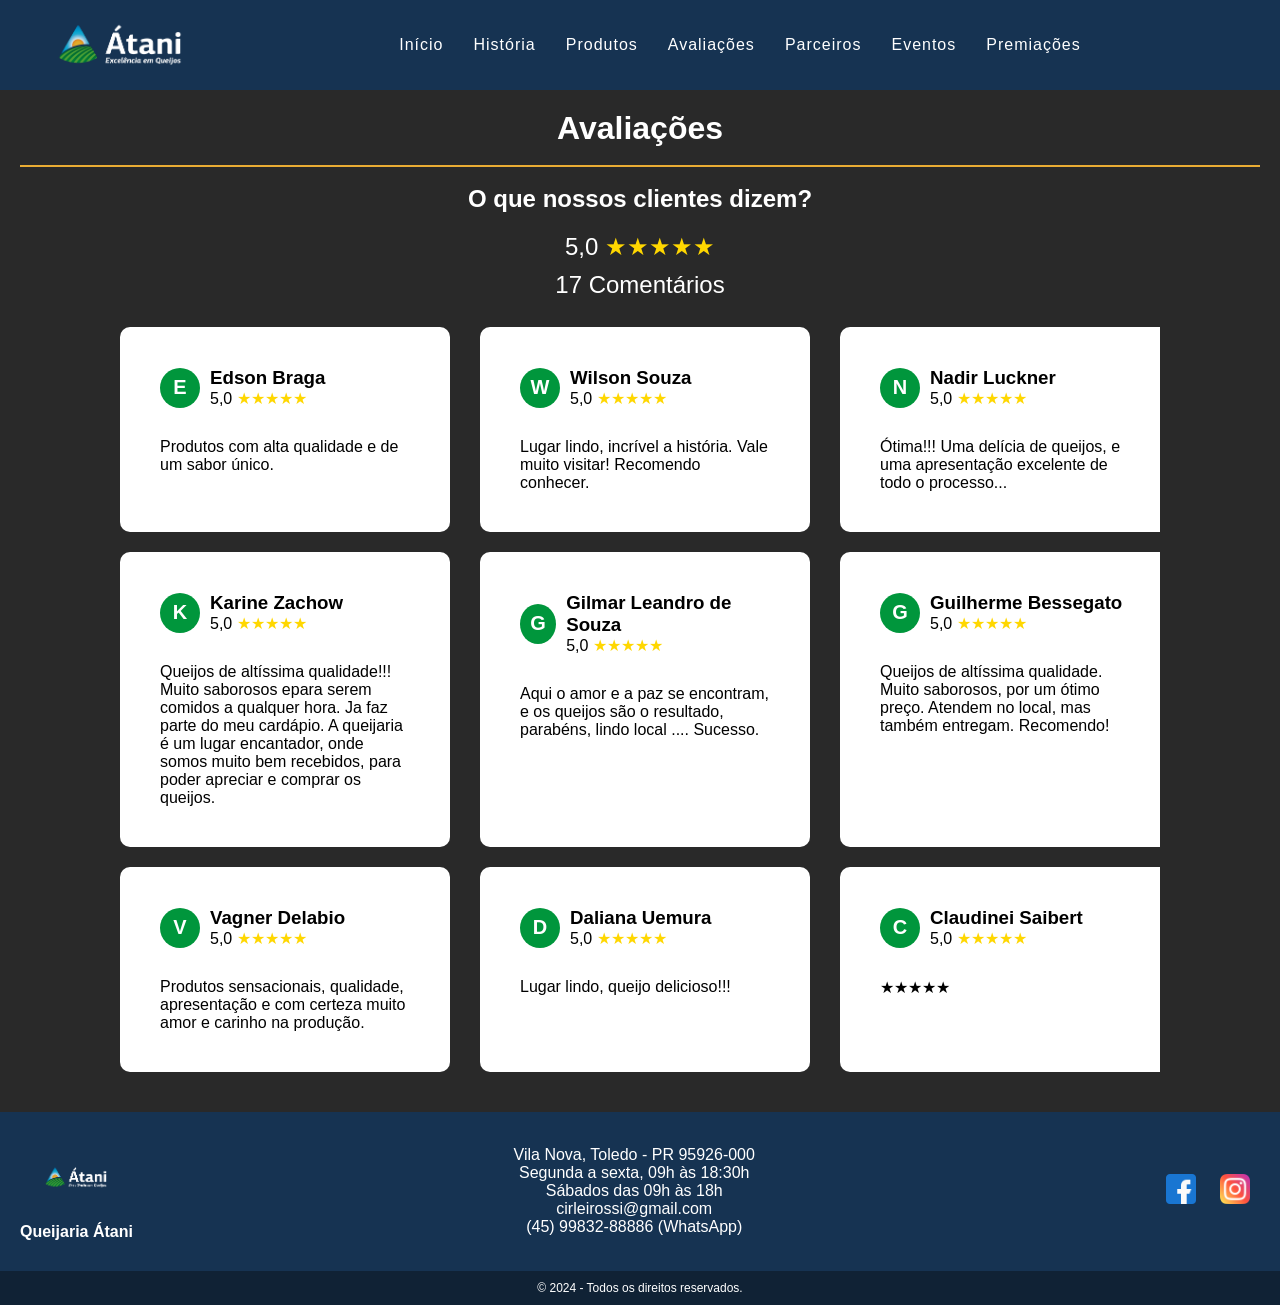
<file: atani/avaliacoes.html>
<!DOCTYPE html>
<html lang="pt-br">
<head>
    <meta charset="UTF-8">
    <meta name="viewport" content="width=device-width, initial-scale=1.0">
    <link rel="shortcut icon" href="./img/ATANI LOGO.png">
    <link rel="stylesheet" href="./css/avaliacoes.css">
    <title>Avaliações - Átani Quejos</title>
</head>
<body>
    <header>
        <nav>
            <a href="index.html">
                <img src="./img/Logo atani.png" alt="LOGO ÁTANI">
            </a>
          <div class="mobile-menu">
            <div class="line1"></div>
            <div class="line2"></div>
            <div class="line3"></div>
          </div>
          <ul class="nav-list">
            <li><a href="index.html">Início</a></li>
            <li><a href="historia.html">História</a></li>
            <li><a href="produtos.html">Produtos</a></li>
            <li><a href="avaliacoes.html">Avaliações</a></li>
            <li><a href="parceiros.html">Parceiros</a></li>
            <li><a href="eventos.html">Eventos</a></li>
            <li><a href="premiacoes.html">Premiações</a></li>
        </ul>
        </nav>
      </header>

    <main>
        <h1>Avaliações</h1>
        <br>
        <hr color="#E9AC34">
        <br>
        <h2>O que nossos clientes dizem?</h2>
        <section class="reviews-section">
            <p class="rating-summary">5,0 <span class="stars">★★★★★</span> </p>
            <p class="rating-summary"><span class="comment-count">17 Comentários</span></p>
            <br>
            <div class="reviews-carousel">
                <div class="reviews">
                    <div class="review-card">
                        <div class="user-info">
                            <div class="user">E</div>
                            <div class="user-details">
                                <h3>Edson Braga</h3>
                                <p>5,0 <span class="stars">★★★★★</span></p>
                            </div>  
                        </div>
                        <p class="review-text">Produtos com alta qualidade e de um sabor único.</p>
                    </div>
                    <div class="review-card">
                        <div class="user-info">
                          <div class="user">W</div>
                            <div class="user-details">
                                <h3>Wilson Souza</h3>
                                <p>5,0 <span class="stars">★★★★★</span></p>
                            </div>
                        </div>
                        <p class="review-text">Lugar lindo, incrível a história. Vale muito visitar! Recomendo conhecer.</p>
                    </div>
                    <div class="review-card">
                        <div class="user-info">
                            <div class="user">N</div>
                            <div class="user-details">
                                <h3>Nadir Luckner</h3>
                                <p>5,0 <span class="stars">★★★★★</span></p>
                            </div>
                        </div>
                        <p class="review-text">Ótima!!! Uma delícia de queijos, e uma apresentação excelente de todo o processo...</p>
                    </div>

                </div>
                
            </div>
        </section>
        
        <section class="reviews-section">
            <div class="reviews-carousel">
                <div class="reviews">
                    <div class="review-card">
                        <div class="user-info">
                            <div class="user">K</div>
                            <div class="user-details">
                                <h3>Karine Zachow</h3>
                                <p>5,0 <span class="stars">★★★★★</span></p>
                            </div>
                        </div>
                        <p class="review-text">Queijos de altíssima qualidade!!! Muito saborosos epara serem comidos a qualquer hora. Ja faz parte do meu cardápio. A queijaria é um lugar encantador, onde somos muito bem recebidos, para poder apreciar e comprar os queijos.</p>
                    </div>
                    <div class="review-card">
                        <div class="user-info">
                          <div class="user">G</div>
                            <div class="user-details">
                                <h3>Gilmar Leandro de Souza</h3>
                                <p>5,0 <span class="stars">★★★★★</span></p>
                            </div>
                        </div>
                        <p class="review-text">Aqui o amor e a paz se encontram, e os queijos são o resultado, parabéns, lindo local .... Sucesso.</p>
                    </div>
                    <div class="review-card">
                        <div class="user-info">
                          <div class="user">G</div>
                            <div class="user-details">
                                <h3>Guilherme Bessegato</h3>
                                <p>5,0 <span class="stars">★★★★★</span></p>
                            </div>
                        </div>
                        <p class="review-text">Queijos de altíssima qualidade. Muito saborosos, por um ótimo preço. Atendem no local, mas também entregam. Recomendo!</p>
                    </div>
                </div>
            </div>
        </section>
        
        <section class="reviews-section">
            <div class="reviews-carousel">
                <div class="reviews">
                    <div class="review-card">
                        <div class="user-info">
                          <div class="user">V</div>
                            <div class="user-details">
                                <h3>Vagner Delabio</h3>
                                <p>5,0 <span class="stars">★★★★★</span></p>
                            </div>
                        </div>
                        <p class="review-text">Produtos sensacionais, qualidade, apresentação e com certeza muito amor e carinho na produção.</p>
                    </div>
                    <div class="review-card">
                        <div class="user-info">
                          <div class="user">D</div>
                            <div class="user-details">
                                <h3>Daliana Uemura</h3>
                                <p>5,0 <span class="stars">★★★★★</span></p>
                            </div>
                        </div>
                        <p class="review-text">Lugar lindo, queijo delicioso!!!</p>
                    </div>
                    <div class="review-card">
                        <div class="user-info">
                          <div class="user">C</div>
                            <div class="user-details">
                                <h3>Claudinei Saibert</h3>
                                <p>5,0 <span class="stars">★★★★★</span></p>
                            </div>
                        </div>
                        <p class="review-text">★★★★★</p>
                    </div>
                </div>
            </div>
        </section>
    </main>
    <footer>
        <div class="footer-inner">
            <div class="footer-logo">
                <img src="./img/Logo atani.png" alt="Logo da Átani">
                <p>Queijaria Átani</p>
            </div>
            <div class="footer-links">
                <ul>
                <li>Vila Nova, Toledo - PR 95926-000</li>
                <li>Segunda a sexta, 09h às 18:30h</li>
                <li>Sábados das 09h às 18h</li>
                <li><a href="mailto: cirleirossi@gmail.com"> cirleirossi@gmail.com</a></li>
                <li><a href="tel:+5545998328886">(45) 99832-88886 (WhatsApp)</a></li>
                </ul>
            </div>
            <div class="footer-social">
                <a href="https://www.facebook.com/profile.php?id=100086411541957"><img src="./img/facebook.png" alt="Facebook"></a>
                <a href="https://www.instagram.com/atani_queijaria?igsh=MWtmYjl6NHc2MGdieg=="><img src="./img/instagram.png" alt="Instagram"></a>
            </div>
        </div>
    </footer>
    
    <div class="footer-bottom">
      <p>&copy; 2024 - Todos os direitos reservados.</p>
    </div>  
    <script src="./js/script.js"></script>
</body>
</html>
</file>
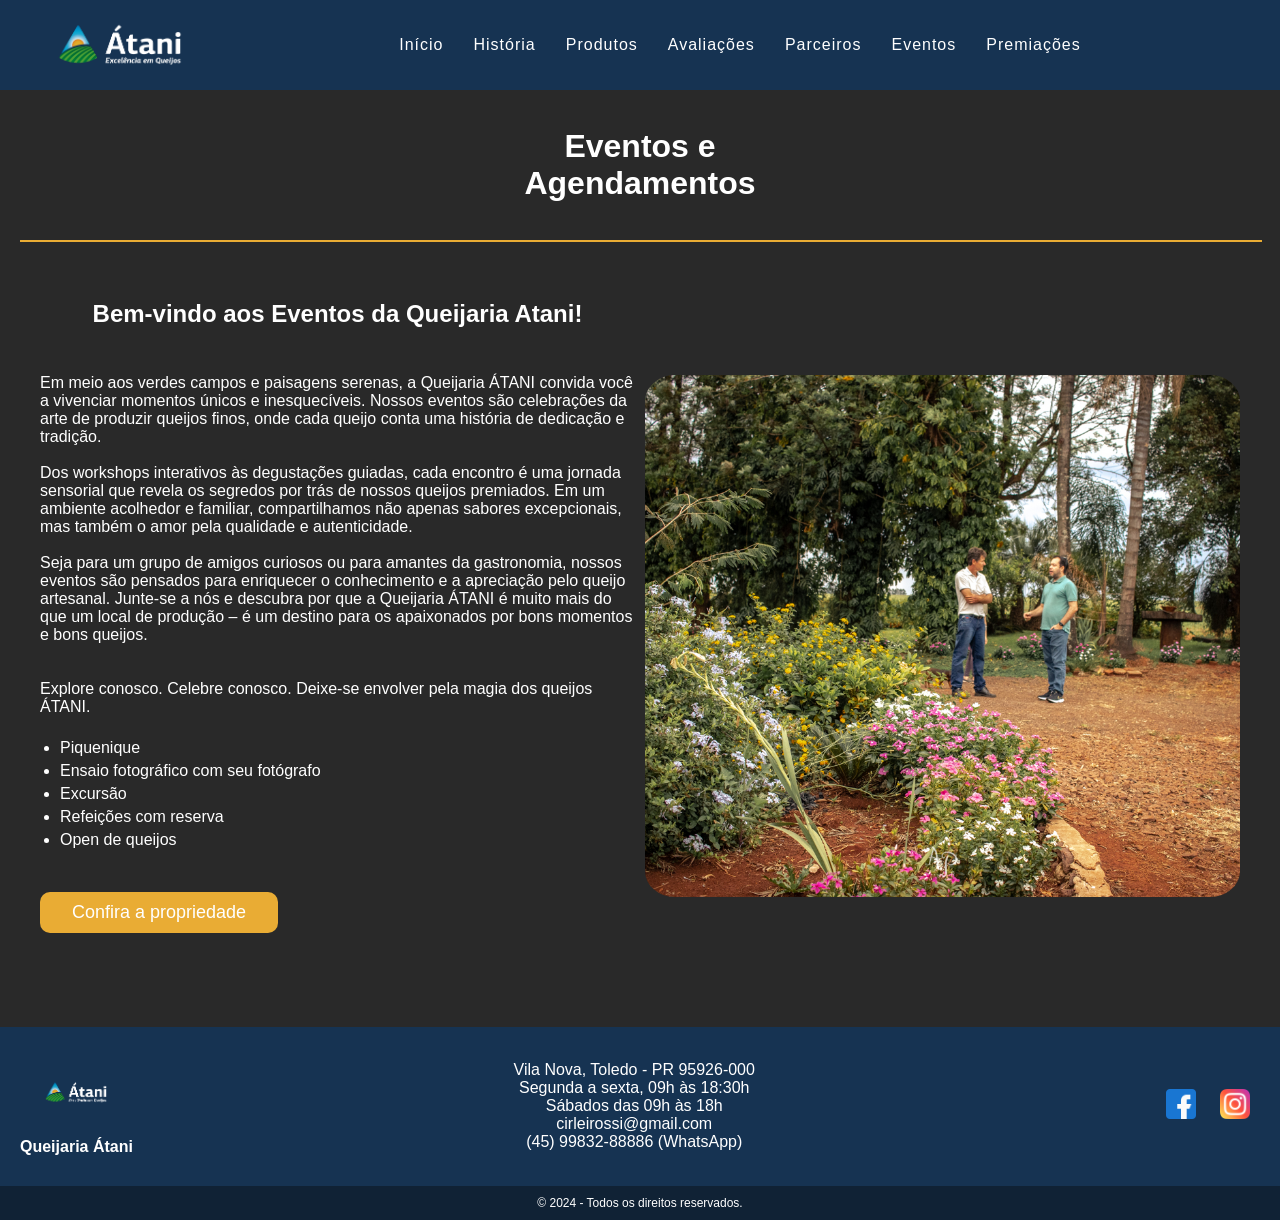
<file: atani/eventos.html>
<!DOCTYPE html>
<html lang="pt-br">
<head>
    <meta charset="UTF-8">
    <meta name="viewport" content="width=device-width, initial-scale=1.0">
    <link rel="shortcut icon" href="./img/ATANI LOGO.png">
    <link rel="stylesheet" href="./css/eventos.css">
    <title>Eventos - Átani Quejos</title>
</head>
<body>
    <header>
        <nav>
            <a href="index.html">
                <img src="./img/Logo atani.png" alt="LOGO ÁTANI">
            </a>
          <div class="mobile-menu">
            <div class="line1"></div>
            <div class="line2"></div>
            <div class="line3"></div>
          </div>
          <ul class="nav-list">
            <li><a href="index.html">Início</a></li>
            <li><a href="historia.html">História</a></li>
            <li><a href="produtos.html">Produtos</a></li>
            <li><a href="avaliacoes.html">Avaliações</a></li>
            <li><a href="parceiros.html">Parceiros</a></li>
            <li><a href="eventos.html">Eventos</a></li>
            <li><a href="premiacoes.html">Premiações</a></li>
        </ul>
        </nav>
    </header>
      <main>
        <br>
        <h1>Eventos e <br> Agendamentos</h1>
        <br>
        <hr color="E9AC34">
        <br>
        <section class="agendamentos">
            <div class="info">
                <div class="mais-info">
                    <p>
                        <h2>Bem-vindo aos Eventos da Queijaria Atani!</h2>
                        <br><br>
                        Em meio aos verdes campos e paisagens serenas, a Queijaria ÁTANI convida você a vivenciar momentos únicos e inesquecíveis. Nossos eventos são celebrações da arte de produzir queijos finos, onde cada queijo conta uma história de dedicação e tradição.
                        <br><br>
                        Dos workshops interativos às degustações guiadas, cada encontro é uma jornada sensorial que revela os segredos por trás de nossos queijos premiados. Em um ambiente acolhedor e familiar, compartilhamos não apenas sabores excepcionais, mas também o amor pela qualidade e autenticidade.
                        <br><br>
                        Seja para um grupo de amigos curiosos ou para amantes da gastronomia, nossos eventos são pensados para enriquecer o conhecimento e a apreciação pelo queijo artesanal. Junte-se a nós e descubra por que a Queijaria ÁTANI é muito mais do que um local de produção – é um destino para os apaixonados por bons momentos e bons queijos.
                        <br><br><br>
                        Explore conosco. Celebre conosco. Deixe-se envolver pela magia dos queijos ÁTANI.
                    </p>
                </div>
                <br>
                <ul>
                    <li>Piquenique</li>
                    <li>Ensaio fotográfico com seu fotógrafo</li>
                    <li>Excursão</li>
                    <li>Refeições com reserva</li>
                    <li>Open de queijos</li>
                </ul>
                <br>
                <div id="btn"> 
                <a href="https://www.toledo.pr.gov.br/turistow/" class="btn">Confira a propriedade</a>
                </div>
            </div>
            <div class="images">
                <img src="./img/flores.jpg" class="imagemReal">
            </div>
        </section>
    </main>
    <br><br><br>
    <footer>
      <div class="footer-inner">
          <div class="footer-logo">
              <img src="./img/Logo atani.png" alt="Logo da Átani">
              <p>Queijaria Átani</p>
          </div>
          <div class="footer-links">
              <ul>
              <li>Vila Nova, Toledo - PR 95926-000</li>
              <li>Segunda a sexta, 09h às 18:30h</li>
              <li>Sábados das 09h às 18h</li>
              <li><a href="mailto: cirleirossi@gmail.com"> cirleirossi@gmail.com</a></li>
              <li><a href="tel:+5545998328886">(45) 99832-88886 (WhatsApp)</a></li>
              </ul>
          </div>
          <div class="footer-social">
              <a href="https://www.facebook.com/profile.php?id=100086411541957"><img src="./img/facebook.png" alt="Facebook"></a>
              <a href="https://www.instagram.com/atani_queijaria?igsh=MWtmYjl6NHc2MGdieg=="><img src="./img/instagram.png" alt="Instagram"></a>
          </div>
      </div>
  </footer>
  
  <div class="footer-bottom">
    <p>&copy; 2024 - Todos os direitos reservados.</p>
  </div>

    <script src="./js/script.js"></script>
</body>
</html>
</file>
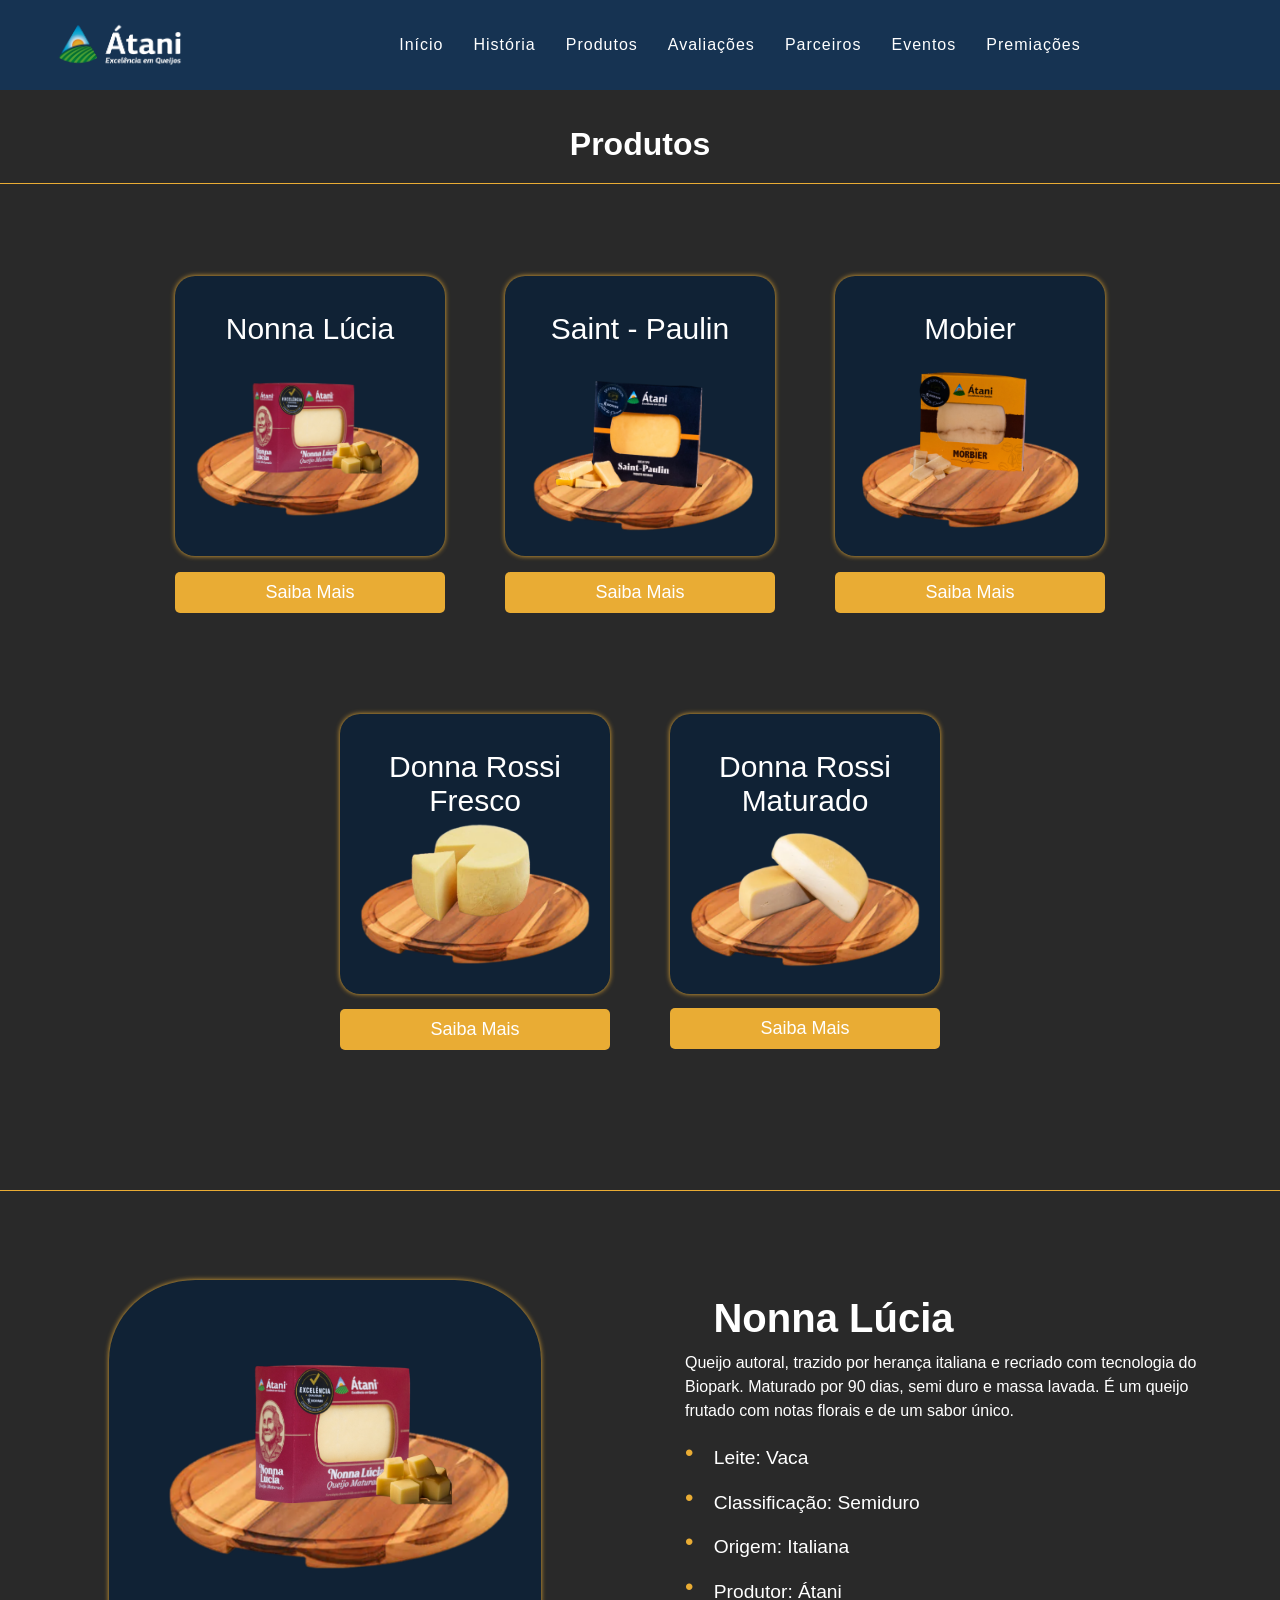
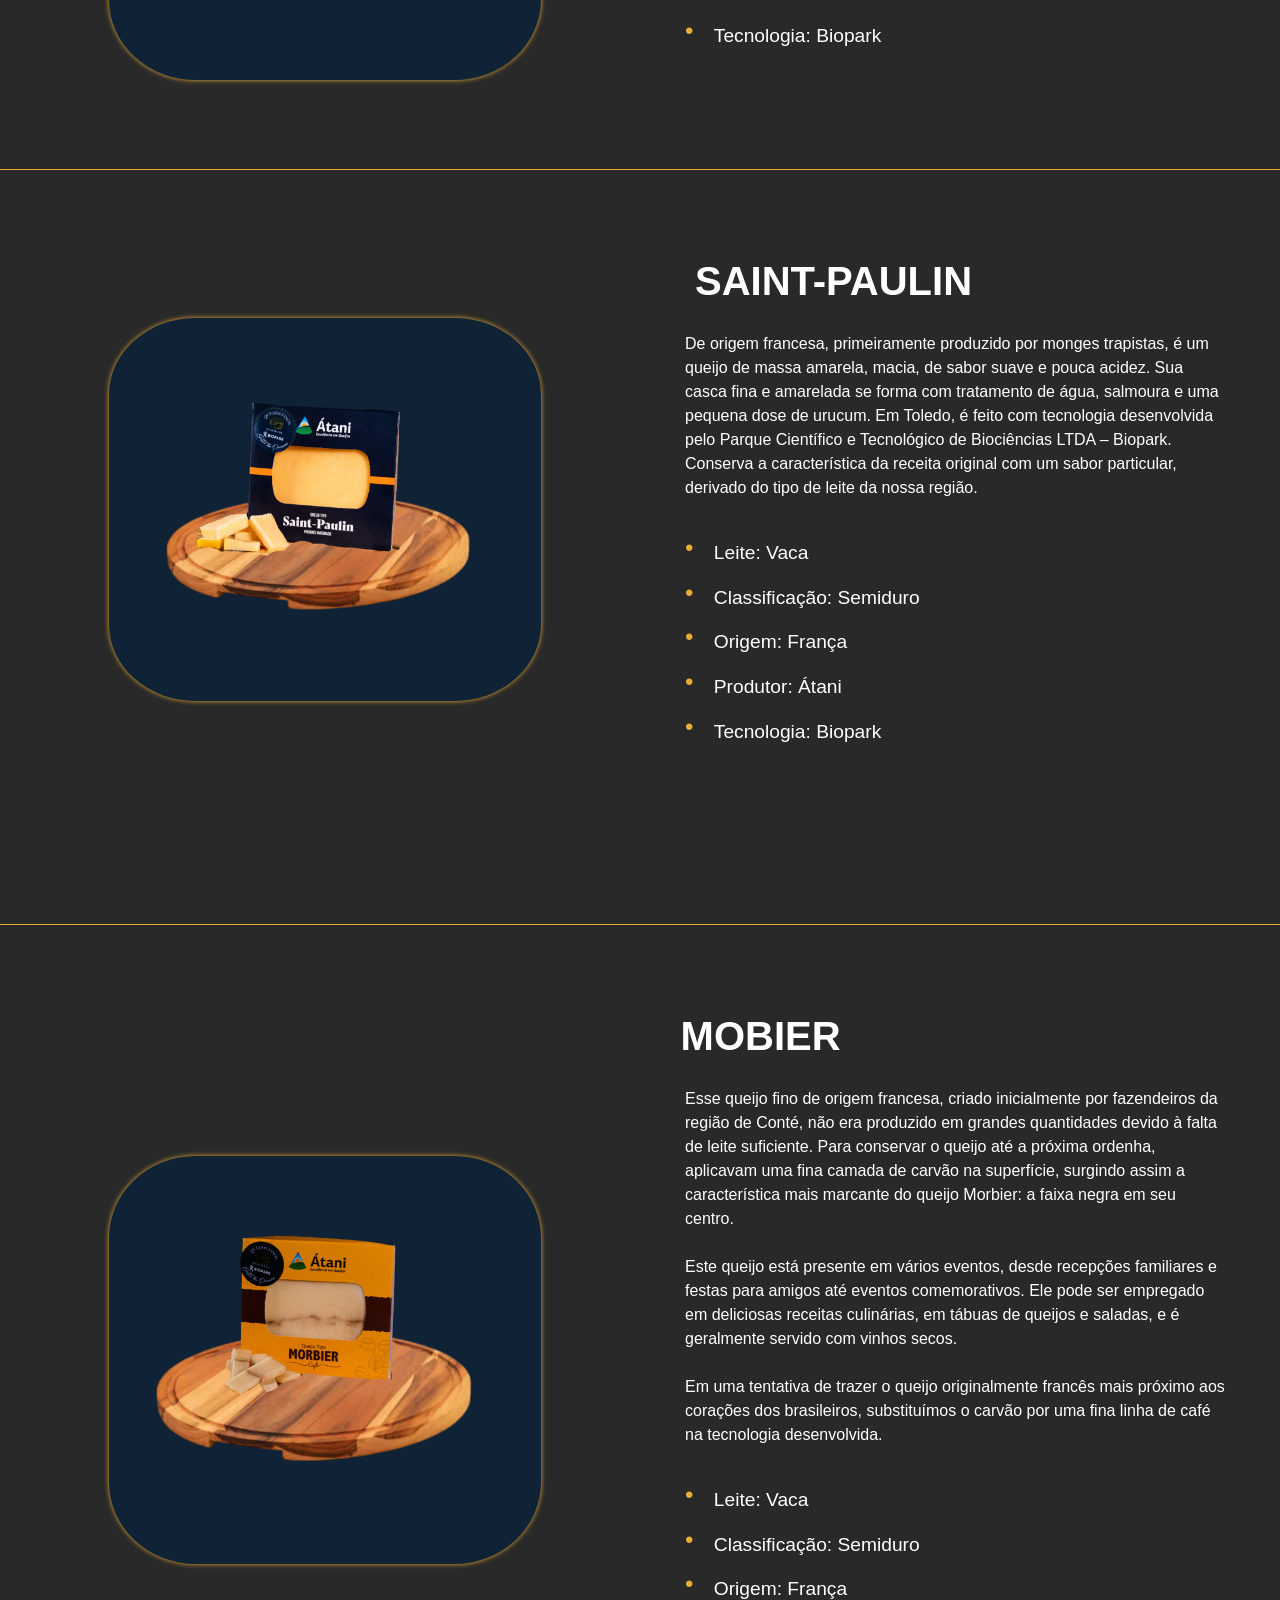
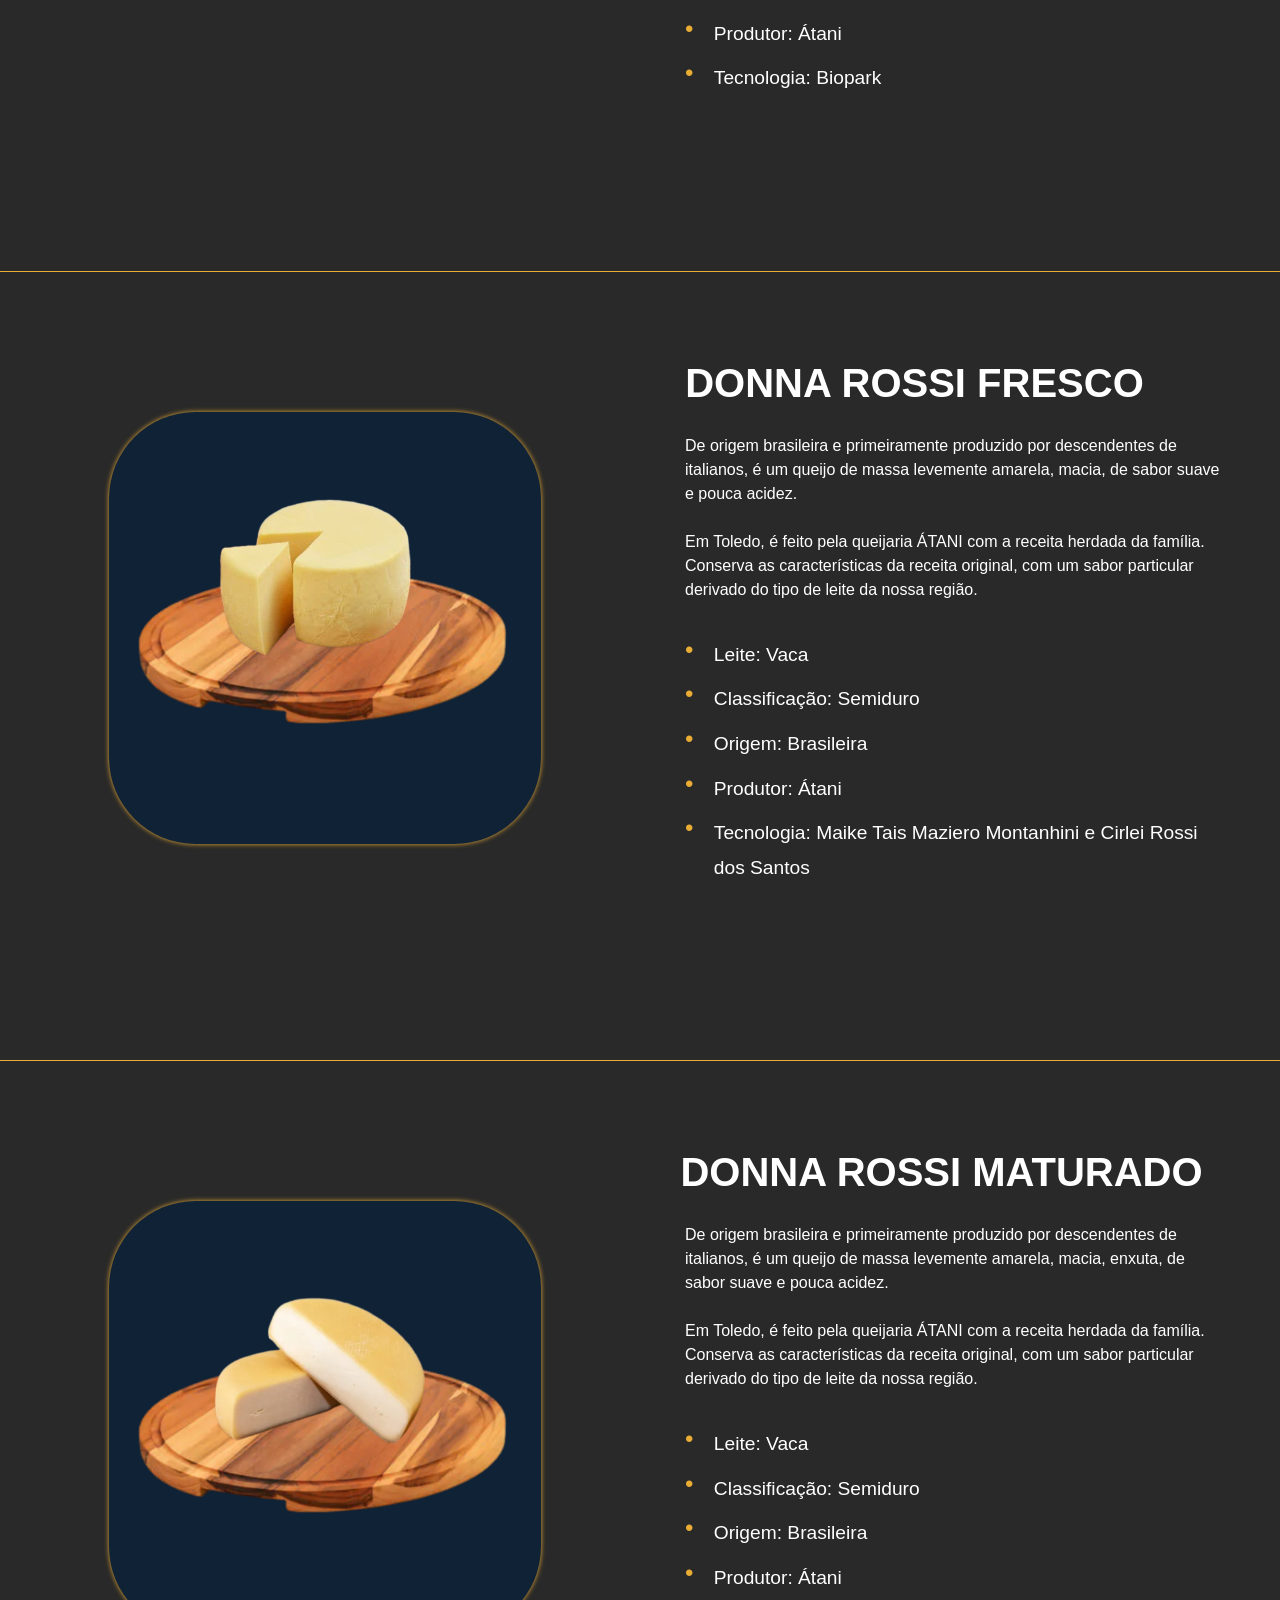
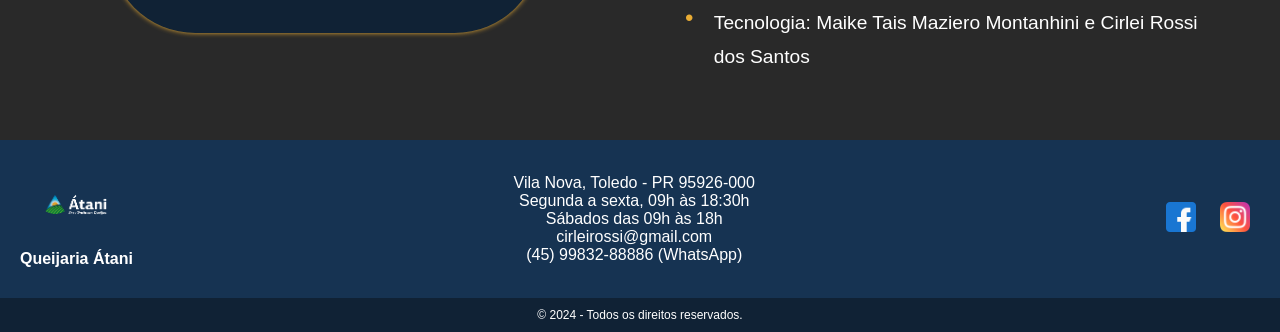
<file: atani/produtos.html>
<!DOCTYPE html>
<html lang="pt-br">
<head>
    <meta charset="UTF-8">
    <meta name="viewport" content="width=device-width, initial-scale=1.0">
    <link rel="shortcut icon" href="./img/ATANI LOGO.png">
    <link rel="stylesheet" href="./css/produtos.css">
    <title>Produtos- Átani Quejos</title>
</head>
<body>
    <header>
        <nav>
            <a href="index.html">
                <img src="./img/Logo atani.png" alt="LOGO ÁTANI">
            </a>
          <div class="mobile-menu">
            <div class="line1"></div>
            <div class="line2"></div>
            <div class="line3"></div>
          </div>
          <ul class="nav-list">
            <li><a href="index.html">Início</a></li>
            <li><a href="historia.html">História</a></li>
            <li><a href="produtos.html">Produtos</a></li>
            <li><a href="avaliacoes.html">Avaliações</a></li>
            <li><a href="parceiros.html">Parceiros</a></li>
            <li><a href="eventos.html">Eventos</a></li>
            <li><a href="premiacoes.html">Premiações</a></li>
        </ul>
        </nav>
      </header>
      <br><br>

      <main>
        <h1>Produtos</h1>
        <hr color="E9AC34">
        <br><br><br><br>

        <section>
            <div class="Categorias">
              <div class="small-container">
                    <div class="fileira">
                        <div class="col-3">
                            <br><br>
                            <p>Nonna Lúcia</p>
                            <br>
                              <div id="img-nonna">
                              <img src="./img/QUEIJO NONNA LUCIA.png" alt="Queijo Nonna Lúcia">
                              </div>
                            <br>
                              <a href="#NONNA" class="btn-saiba-mais">Saiba Mais</a>
                        </div>
                          <div class="col-3">
                              <br><br>
                                <p>Saint - Paulin</p>
                                <br>
                              <div id="img-saint">
                                <img src="./img/QUEIJO SAINT PAULIN.png" alt="Queijo Saint Paulin">
                              </div>
                              <br>
                                <a href="#PAULIN" class="btn-saiba-mais">Saiba Mais</a>
                          </div>
                            <div class="col-3">
                                <br><br>
                                  <p>Mobier</p>
                                <br>
                                  <img src="./img/QUIEJO MOBIER.png" alt="Queijo Mobier">
                                <br>
                                  <a href="#MOBIER" class="btn-saiba-mais">Saiba Mais</a>
                            </div>
                    </div>
              </div>
        </section>
          
        <br><br><br><br>
          
        <article>
            <br><br>
            <div class="Categorias">
              <div class="small-container">
                    <div class="fileira">
                        <div class="col-3">
                            <br><br>
                                  <p>Donna Rossi Fresco</p>
                                  <br>
                                  <div id="img-donna-maturado">
                                  <img src="./img/QUEIJO DONNA ROSSI FRESCO.png" alt="Queijo Donna Rossi Fresco">
                                  </div>
                                  <br>
                                  <a href="#FRESCO" id="btn-donna-fresco">Saiba Mais</a>
                                  <br>
                              </div>
                                <div class="col-3">
                                    <br><br>
                                    <p>Donna Rossi Maturado</p>
                                    <br>
                                    <div id="img-donna-maturado">
                                    <img src="./img/QUEIJO DONNA ROSSI MATURADO.png" alt="Queijo Donna Rossi Maturado">
                                    <br>
                                    </div>
                                    <a href="#MATURADO" id="btn-donna-maturado">Saiba Mais</a>
                                </div>
                    </div>
              </div>
              <br><br>
        </article>


        <article id="PAULIN">
          <div class="sobre">
            <hr color="#E9AC34">
            <br><br><br>
            
                <div class="small-container">
                    <div class="fileira">
                        <div class="col-1">
                            <img src="./img/QUEIJO NONNA LUCIA.png" alt="DONNA LÚCIA" id="queijo-img" />
                        </div>
                        <div class="col-1">
                            <span><h1>Nonna Lúcia</h1></span>
                          
                            <small>Queijo autoral,  trazido por herança italiana e recriado com tecnologia do Biopark. 
                              Maturado por 90 dias, semi duro e massa lavada. É um queijo frutado com notas florais e de um sabor único. 
                            </small>
                              <br><br>
                            <ul>
                              <li>Leite: Vaca</li>
                              <li>Classificação: Semiduro</li>
                              <li>Origem: Italiana</li>
                              <li>Produtor: Átani</li>
                              <li>Tecnologia: Biopark</li>
                          </ul>
                        </div>
                    </div>
                </div>
                <br><br><br>
                <hr color="#E9AC34">
                <br><br><br>
                  <div class="small-container">
                      <div class="fileira">
                          <div class="col-1">
                            <img src="./img/QUEIJO SAINT PAULIN.png" alt="SAINT-PAULIN" id="queijo-img" />
                          </div>
                          <div class="col-1">
                            <h1 id="saint-h1">SAINT-PAULIN</h1>
                            <br>
                                <small>De origem francesa, primeiramente produzido por monges trapistas, é um queijo de massa amarela, macia, de sabor suave e pouca acidez. Sua casca fina e amarelada se forma com tratamento de água, salmoura e uma pequena dose de urucum. Em Toledo, é feito com tecnologia desenvolvida pelo Parque Científico e Tecnológico de Biociências LTDA – Biopark. Conserva a característica da receita original com um sabor particular, derivado do tipo de leite da nossa região.</small>
                                <br><br><br>
                                <ul>
                                  <li>Leite: Vaca</li>
                                  <li>Classificação: Semiduro</li>
                                  <li>Origem: França</li>
                                  <li>Produtor: Átani</li>
                                  <li>Tecnologia: Biopark</li>
                              </ul>
                          </div>
                    </div>
                </div>
          </div>
        </article>

        <section id="MOBIER">
          <div class="sobre">
            <hr color="#E9AC34">
            <br><br><br>
                  <div class="small-container">
                      <div class="fileira">
                          <div class="col-1">
                            <img src="./img/QUIEJO MOBIER.png" alt="MOBIER" id="mobier-img" />
                          </div>
                          <div class="col-1">
                            <h1 id="mobier-h1">MOBIER</h1>
                            <br>
                                <small>              
                                  Esse queijo fino de origem francesa, criado inicialmente por fazendeiros da região de Conté, não era produzido em grandes quantidades devido à falta de leite suficiente. Para conservar o queijo até a próxima ordenha, aplicavam uma fina camada de carvão na superfície, surgindo assim a característica mais marcante do queijo Morbier: a faixa negra em seu centro.
                                <br><br>
                                  Este queijo está presente em vários eventos, desde recepções familiares e festas para amigos até eventos comemorativos. Ele pode ser empregado em deliciosas receitas culinárias, em tábuas de queijos e saladas, e é geralmente servido com vinhos secos.
                                <br><br>
                                  Em uma tentativa de trazer o queijo originalmente francês mais próximo aos corações dos brasileiros, substituímos o carvão por uma fina linha de café na tecnologia desenvolvida.</small>
                                <br><br><br>
                                <ul>
                                  <li>Leite: Vaca</li>
                                  <li>Classificação: Semiduro</li>
                                  <li>Origem: França</li>
                                  <li>Produtor: Átani</li>
                                  <li>Tecnologia: Biopark</li>
                              </ul>
                          </div>
                    </div>
                </div>
          </div>
        </section>
  
        <article id="FRESCO">
          <div class="sobre">
            <hr color="#E9AC34">
            <br><br><br>
                  <div class="small-container">
                      <div class="fileira">
                          <div class="col-1">
                            <img src="./img/QUEIJO DONNA ROSSI FRESCO.png" alt="DONNA ROSSI FRESCO" id="queijo-img" />
                          </div>
                          <div class="col-1">
                            <h1 id="donna-fresco-h1">DONNA ROSSI FRESCO</h1>
                            <br>
                                <small>De origem brasileira e primeiramente produzido por descendentes de italianos, é um queijo de massa levemente amarela, macia, de sabor suave e pouca acidez.
                                <br><br>
                                Em Toledo, é feito pela queijaria ÁTANI com a receita herdada da família. Conserva as características da receita original, com um sabor particular derivado do tipo de leite da nossa região.</small>
                                <br><br><br>
                                <ul>
                                  <li>Leite: Vaca</li>
                                  <li>Classificação: Semiduro</li>
                                  <li>Origem: Brasileira</li>
                                  <li>Produtor: Átani</li>
                                  <li>Tecnologia: Maike Tais Maziero Montanhini e Cirlei Rossi dos Santos
                                  </li>
                              </ul>
                          </div>
                    </div>
                </div>
          </div>
        </article>
        
        <section id="MATURADO">
          <div class="sobre">
            <hr color="#E9AC34">
            <br><br><br>
                  <div class="small-container">
                      <div class="fileira">
                          <div class="col-1">
                            <img src="./img/QUEIJO DONNA ROSSI MATURADO.png" alt="DONNA ROSSI MATURADO" id="queijo-img" />
                          </div>
                          <div class="col-1">
                            <h1 id="donna-maturado-h1">DONNA ROSSI MATURADO</h1>
                            <br>
                                <small>De origem brasileira e primeiramente produzido por descendentes de italianos, é um queijo de massa levemente amarela, macia, enxuta, de sabor suave e pouca acidez.
                                <br><br>
                                Em Toledo, é feito pela queijaria ÁTANI com a receita herdada da família. Conserva as características da receita original, com um sabor particular derivado do tipo de leite da nossa região.</small>
                                <br><br><br>
                                <ul>
                                  <li>Leite: Vaca</li>
                                  <li>Classificação: Semiduro</li>
                                  <li>Origem: Brasileira</li>
                                  <li>Produtor: Átani</li>
                                  <li>Tecnologia: Maike Tais Maziero Montanhini e Cirlei Rossi dos Santos
                                  </li>
                              </ul>
                          </div>
                    </div>
                </div>
          </div>
        </section>
      </main>

      <footer>
        <div class="footer-inner">
            <div class="footer-logo">
                <img src="./img/Logo atani.png" alt="Logo da Átani">
                <p>Queijaria Átani</p>
            </div>
            <div class="footer-links">
                <ul>
                <li>Vila Nova, Toledo - PR 95926-000</li>
                <li>Segunda a sexta, 09h às 18:30h</li>
                <li>Sábados das 09h às 18h</li>
                <li><a href="mailto: cirleirossi@gmail.com"> cirleirossi@gmail.com</a></li>
                <li><a href="tel:+5545998328886">(45) 99832-88886 (WhatsApp)</a></li>
                </ul>
            </div>
            <div class="footer-social">
                <a href="https://www.facebook.com/profile.php?id=100086411541957"><img src="./img/facebook.png" alt="Facebook"></a>
                <a href="https://www.instagram.com/atani_queijaria?igsh=MWtmYjl6NHc2MGdieg=="><img src="./img/instagram.png" alt="Instagram"></a>
            </div>
        </div>
    </footer>
    
    <div class="footer-bottom">
      <p>&copy; 2024 - Todos os direitos reservados.</p>
    </div>
      </main>
    <script src="./js/script.js"></script>
</body>
</html>
</file>
<file: css/avaliacoes.css>
*{
    margin: 0;
    padding: 0;
    font-family: "Open Sans", Sans-serif;
}
body{
    background-color: #292929;
}
a{
    color: #fff;
    text-decoration: none;
    transition: 0.3s;
    display: inline-block; 
}
a:hover{
    opacity: 0.7;
}
.logo{
    font-size: 24px;
    text-transform: uppercase;
    letter-spacing: 2px;
}
nav{
    display: flex;
    justify-content: space-between; 
    align-items: center; 
    background: #163352;
    height: 10vh;
    padding: 0 20px; 
    position: relative; 
}
.nav-container{
    display: flex;
    justify-content: center; 
    flex: 1; 
}
.nav-list{
    list-style: none;
    display: flex;
    justify-content: center;
    z-index: 1000; 
    flex: 1; 
}
.nav-list li{
    letter-spacing: 1px;
    margin: 0 15px; 
}
.logo-container{
    flex: 0 0 auto; 
}
.mobile-menu{
    display: none;
    cursor: pointer;
    position: absolute; 
    right: 20px;
}
.mobile-menu div{
    width: 32px;
    height: 2px;
    background: #fff;
    margin: 8px;
    transition: 0.3s;
}
@media (max-width: 999px){
    body {
        overflow-x: hidden;
    }
    .nav-list{
        position: fixed;
        top: 8vh;
        right: 0;
        width: 100vw;
        height: 60vh;
        background: #163352;
        flex-direction: column;
        align-items: center;
        justify-content: space-around;
        transform: translateX(100%);
        transition: transform 0.3s ease-in;
    }
    .nav-list li{
        margin-left: 0;
        opacity: 0;
    }
    .mobile-menu{
        display: block;
    }
}
.nav-list.active{
    transform: translateX(0);
}
@keyframes navLinkFade{
    from{
        opacity: 0;
        transform: translateX(50px);
    }
    to{
        opacity: 1;
        transform: translateX(0);
    }
}

.mobile-menu.active .line1{
    transform: rotate(-45deg) translate(-8px, 8px);
}
.mobile-menu.active .line2{
    opacity: 0;
}
.mobile-menu.active .line3{
    transform: rotate(45deg) translate(-5px, -7px);
}
img{
    width: 100%;  
    max-width: 200px;  
    height: auto; 
    display: block;  
    margin: 0 auto;  
}
main{
    padding: 20px;
    color: white;
    text-align: center;
}
.reviews-section{
    margin: 20px 100px;
}
.reviews-carousel{
    display: flex;
    flex-wrap: wrap;
    justify-content: center;
}
.reviews{
    display: flex;
    gap: 30px;
    flex-wrap: wrap;
    flex-direction: row;
    justify-content: space-evenly;
    align-items: stretch;
}
.review-card{
    background: #ffffff;
    color: #000;
    padding: 40px;
    border-radius: 10px;
    text-align: left;
    flex: 1;
    min-width: 250px;
    scroll-snap-align: start;
    max-width: 300px;
}
.user-info{
    display: flex;
    align-items: center;
    margin-bottom: 30px;
}
.user{
    width: 40px;
    height: 40px;
    background-color: #00963C;
    color: #fff;
    border-radius: 50%;
    display: flex;
    align-items: center;
    justify-content: center;
    font-size: 20px;
    font-weight: bold;
    margin-right: 10px;
}
.stars{
    color: #FFD700;
}

.users-stars{
    display: flex;
    flex-direction: row;
    flex-wrap: nowrap;
    align-items: center;
    gap: 5px;
}
.rating-summary{
    font-size: 24px;
    margin-bottom: 10px;
}
.comment-count{
    color: #fff;
}
@media (max-width: 1200px){
    .review-card {
        width: 300px;
        height: 250px;
    }
    .reviews-carousel{
        flex-direction: column;
        align-items: center;
    }
}
@media (max-width: 992px){
    .reviews{
        flex-direction: column;
    }
}
@media (max-width: 768px){
    .reviews-carousel {
        flex-direction: column;
        overflow-x: visible;
    }
    .review-card{
        width: 100%;
        min-width: auto;
    }
}
@media (max-width: 576px){
    .rating-summary{
        font-size: 20px;
    }
    .review-card{
        padding: 10px;
    }
}

footer{
    color: #fff;
    background-color: #163352;
    padding: 30px 20px;
    text-align: center;
    font-family: Arial, sans-serif;
}
.footer-inner{
    display: flex;
    justify-content: space-between;
    align-items: center;
    flex-wrap: wrap;
}
.footer-logo img{
    width: 100px;
    height: auto;
}
.footer-logo p{
    margin-top: 10px;
    font-weight: bold;
}
.footer-links ul{
    list-style-type: none;
    padding: 0;
}
.footer-links ul li{
    display: block;
    margin-right: 20px;
}
.footer-links ul li a{
    color: #fff;
    text-decoration: none;
    transition: color 0.3s ease;
}
.footer-links ul li a:hover{
    color: #f0f0f0;
}
.footer-social a{
    display: inline-block;
    margin: 0 10px;
}
.footer-social a img{
    width: 30px;
    height: 30px;
    transition: transform 0.3s ease;
}
.footer-social a img:hover{
    transform: scale(1.2);
}
@media (max-width: 768px){
    .footer-inner {
        flex-direction: column;
        align-items: center;
    }
    .footer-logo img{
        margin-bottom: 10px;
    }
    .footer-social{
        margin-top: 20px;
    }
    .footer-links ul li{
        display: block;
        margin-bottom: 10px;
    }
}
.footer-bottom{
    background-color: #102235;
    padding: 10px 0;
}
.footer-bottom p{
    color: #fff;
    font-size: 12px;
    margin: 0;
    text-align: center;
}
</file>
<file: css/eventos.css>
*{
    margin: 0;
    padding: 0;
    font-family: "Open Sans", Sans-serif;
}
body{
    background-color: #292929;
}
a{
    color: #fff;
    text-decoration: none;
    transition: 0.3s;
    display: inline-block; 
}
a:hover{
    opacity: 0.7;
}
.logo{
    font-size: 24px;
    text-transform: uppercase;
    letter-spacing: 2px;
}
nav{
    display: flex;
    justify-content: space-between; 
    align-items: center; 
    background: #163352;
    height: 10vh;
    padding: 0 20px; 
    position: relative; 
}
.nav-container{
    display: flex;
    justify-content: center; 
    flex: 1; 
}
.nav-list{
    list-style: none;
    display: flex;
    justify-content: center;
    z-index: 1000; 
    flex: 1; 
}
.nav-list li{
    letter-spacing: 1px;
    margin: 0 15px; 
}
.logo-container{
    flex: 0 0 auto; 
}
.mobile-menu{
    display: none;
    cursor: pointer;
    position: absolute; 
    right: 20px;
}
.mobile-menu div{
    width: 32px;
    height: 2px;
    background: #fff;
    margin: 8px;
    transition: 0.3s;
}
@media (max-width: 999px){
    body {
        overflow-x: hidden;
    }
    .nav-list{
        position: fixed;
        top: 8vh;
        right: 0;
        width: 100vw;
        height: 60vh;
        background: #163352;
        flex-direction: column;
        align-items: center;
        justify-content: space-around;
        transform: translateX(100%);
        transition: transform 0.3s ease-in;
    }
    .nav-list li{
        margin-left: 0;
        opacity: 0;
    }
    .mobile-menu{
        display: block;
    }
}
.nav-list.active{
    transform: translateX(0);
}
@keyframes navLinkFade{
    from{
        opacity: 0;
        transform: translateX(50px);
    }
    to{
        opacity: 1;
        transform: translateX(0);
    }
}
.mobile-menu.active .line1{
    transform: rotate(-45deg) translate(-8px, 8px);
}
.mobile-menu.active .line2{
    opacity: 0;
}
.mobile-menu.active .line3{
    transform: rotate(45deg) translate(-5px, -7px);
}
img{
    width: 100%;  
    max-width: 200px;  
    height: auto; 
    display: block;  
    margin: 0 auto;  
}
hr {
    width: 100%;
}
h1 {
    text-align: center;
    margin-bottom: 20px;
    color: #fff;
}
main {
    background-color: #292929;
    color: #fff;
    padding: 20px;
    box-sizing: border-box; 
}
.agendamentos {
    display: flex;
    flex-wrap: wrap;
    justify-content: space-around;
    padding: 20px;
    background-color: #292929;
    box-sizing: border-box; 
}
.agendamentos .info {
    flex: 1;
    margin-right: 10px;
    max-width: 600px;
    box-sizing: border-box; 
}
.agendamentos .info h2 {
    margin-bottom: 10px;
    text-align: center;
}
.agendamentos .info ul {
    list-style-type: disc;
    margin-left: 20px;
    text-align: left;
}
.agendamentos .info ul li {
    margin: 5px 0;
}
.agendamentos .mais-info {
    margin-top: 20px;
    text-align: left;
}
.images {
    display: flex;
    justify-content: center;
    align-items: center;
    flex: 1;
    max-width: 600px;
}
.imagemReal {
    margin-top: 10%;
    max-width: 100%; 
    border-radius: 5%;
    height: 80%;
    object-fit: cover;
}
#btn {
    display: block;
    width: 40%;
    padding: 10px 0;
    background-color: #E9AC34;
    color: #fff;
    font-size: 18px;
    text-align: center;
    margin-top: 20px;
    border-radius: 10px;
    cursor: pointer;
    text-decoration: none;
}
#btn:hover {
    background-color: #00963C;
}
@media (max-width: 768px) {
    .agendamentos {
        flex-direction: column;
        align-items: center;
    }
    .agendamentos .info {
        margin-right: 0;
        margin-bottom: 20px;
    }
    #btn {
        width: 60%;
    }
}
@media (max-width: 480px) {
    .agendamentos .info h2 {
        font-size: 1.5em;
    }
    .agendamentos .info ul li {
        font-size: 1em;
    }
    .agendamentos .mais-info {
        font-size: 0.9em;
    }
    #btn {
        width: 80%;
        font-size: 16px;
    }
}
footer{
    color: #fff;
    background-color: #163352;
    padding: 30px 20px;
    text-align: center;
    font-family: Arial, sans-serif;
}
.footer-inner{
    display: flex;
    justify-content: space-between;
    align-items: center;
    flex-wrap: wrap;
}
.footer-logo img{
    width: 100px;
    height: auto;
}
.footer-logo p{
    margin-top: 10px;
    font-weight: bold;
}
.footer-links ul{
    list-style-type: none;
    padding: 0;
}
.footer-links ul li{
    display: block;
    margin-right: 20px;
}
.footer-links ul li a{
    color: #fff;
    text-decoration: none;
    transition: color 0.3s ease;
}
.footer-links ul li a:hover{
    color: #f0f0f0;
}
.footer-social a{
    display: inline-block;
    margin: 0 10px;
}
.footer-social a img{
    width: 30px;
    height: 30px;
    transition: transform 0.3s ease;
}
.footer-social a img:hover{
    transform: scale(1.2);
}
@media (max-width: 768px){
    .footer-inner {
        flex-direction: column;
        align-items: center;
    }
    .footer-logo img{
        margin-bottom: 10px;
    }
    .footer-social{
        margin-top: 20px;
    }
    .footer-links ul li{
        display: block;
        margin-bottom: 10px;
    }
}
.footer-bottom{
    background-color: #102235;
    padding: 10px 0;
}
.footer-bottom p{
    color: #fff;
    font-size: 12px;
    margin: 0;
    text-align: center;
}

.eventos {
    background-color: #292929;
    padding: 40px 20px;
}

.eventos h1 {
    color: #fff;
    text-align: center;
    margin-bottom: 20px;
    font-size: 2em;
}

.eventos-container {
    display: flex;
    flex-wrap: wrap;
    justify-content: center;
    gap: 20px;
}

.evento {
    background-color: #163352;
    border-radius: 10px;
    padding: 20px;
    width: 300px;
    text-align: center;
    box-shadow: 0 4px 8px rgba(0, 0, 0, 0.3);
}

.evento img {
    width: 100%;
    height: auto;
    border-radius: 8px;
    margin-bottom: 15px;
}

.evento h2 {
    color: #E9AC34;
    font-size: 1.5em;
    margin-bottom: 10px;
}

.evento p {
    color: #fff;
    font-size: 1em;
    line-height: 1.5;
}

@media (max-width: 768px) {
    .eventos-container {
        flex-direction: column;
        align-items: center;
    }

    .evento {
        width: 100%;
    }
}
</file>
<file: css/historia.css>
*{
    margin: 0;
    padding: 0;
    font-family: "Open Sans", Sans-serif;
}
body{
    background-color: #292929;
}
a{
    color: #fff;
    text-decoration: none;
    transition: 0.3s;
    display: inline-block; 
}
a:hover{
    opacity: 0.7;
}
.logo{
    font-size: 24px;
    text-transform: uppercase;
    letter-spacing: 2px;
}
nav{
    display: flex;
    justify-content: space-between; 
    align-items: center; 
    background: #163352;
    height: 10vh;
    padding: 0 20px; 
    position: relative; 
}
.nav-container{
    display: flex;
    justify-content: center; 
    flex: 1; 
}
.nav-list{
    list-style: none;
    display: flex;
    justify-content: center;
    z-index: 1000; 
    flex: 1; 
}
.nav-list li{
    letter-spacing: 1px;
    margin: 0 15px; 
}
.logo-container{
    flex: 0 0 auto; 
}
.mobile-menu{
    display: none;
    cursor: pointer;
    position: absolute; 
    right: 20px;
}
.mobile-menu div{
    width: 32px;
    height: 2px;
    background: #fff;
    margin: 8px;
    transition: 0.3s;
}
@media (max-width: 999px){
    body {
        overflow-x: hidden;
    }
    .nav-list{
        position: fixed;
        top: 8vh;
        right: 0;
        width: 100vw;
        height: 60vh;
        background: #163352;
        flex-direction: column;
        align-items: center;
        justify-content: space-around;
        transform: translateX(100%);
        transition: transform 0.3s ease-in;
    }
    .nav-list li{
        margin-left: 0;
        opacity: 0;
    }
    .mobile-menu{
        display: block;
    }
}
.nav-list.active{
    transform: translateX(0);
}
@keyframes navLinkFade{
    from{
        opacity: 0;
        transform: translateX(50px);
    }
    to{
        opacity: 1;
        transform: translateX(0);
    }
}
.mobile-menu.active .line1{
    transform: rotate(-45deg) translate(-8px, 8px);
}
.mobile-menu.active .line2{
    opacity: 0;
}
.mobile-menu.active .line3{
    transform: rotate(45deg) translate(-5px, -7px);
}
img{
    width: 100%;  
    max-width: 200px;  
    height: auto; 
    display: block;  
    margin: 0 auto;  
}
h1 {
    text-align: center;
    margin-bottom: 20px;
    color: #fff;
}
.sobre{
    margin-top: 50px;
    padding: 40px 0;
    color: #fff;
    text-align: center;
}
.sobre .small-container{
    max-width: 1200px;
    margin: auto;
    overflow: hidden;
}
.sobre .fileira{
    display: flex;
    align-items: center;
    justify-content: center;
    flex-wrap: wrap;
}
.sobre .col-1{
    flex: 1;
    min-width: 200px;
    margin: 10px;
    text-align: left;
}
#cirlei-img{
    max-width: 70%;
    height: auto;
    border-radius: 40px;
}
.sobre h1{
    font-size: 2.5em;
    margin-bottom: 10px;
    text-align: center;
}
#filhos-h1{
    text-align: center;
}
.sobre p{
    font-size: 1.2em;
    margin-bottom: 20px;
}
.sobre small{
    font-size: 0.9em;
    color: #ffffff;
    line-height: 1.5;
}
li {
    font-size: large;
    list-style: none;
}
#A {
    color: green;
}
#TA {
    color: yellow;
}
#NI {
    color: blue;
}
h1, h3{
    text-align: center;
}
h2 {
    display: inline;
}
.A {
    color: green;
}
.TA {
    color: yellow;
}
.NI {
    color: blue;
}
p {
    padding: 10px;
    margin-bottom: 20px;
}
footer{
    color: #fff;
    background-color: #163352;
    padding: 30px 20px;
    text-align: center;
    font-family: Arial, sans-serif;
}
.footer-inner{
    display: flex;
    justify-content: space-between;
    align-items: center;
    flex-wrap: wrap;
}
.footer-logo img{
    width: 100px;
    height: auto;
}
.footer-logo p{
    margin-top: 10px;
    font-weight: bold;
}
.footer-links ul{
    list-style-type: none;
    padding: 0;
}
.footer-links ul li{
    display: block;
    margin-right: 20px;
}
.footer-links ul li a{
    color: #fff;
    text-decoration: none;
    transition: color 0.3s ease;
}
.footer-links ul li a:hover{
    color: #f0f0f0;
}
.footer-social a{
    display: inline-block;
    margin: 0 10px;
}
.footer-social a img{
    width: 30px;
    height: 30px;
    transition: transform 0.3s ease;
}
.footer-social a img:hover{
    transform: scale(1.2);
}
@media (max-width: 768px){
    .footer-inner {
        flex-direction: column;
        align-items: center;
    }
    .footer-logo img{
        margin-bottom: 10px;
    }
    .footer-social{
        margin-top: 20px;
    }
    .footer-links ul li{
        display: block;
        margin-bottom: 10px;
    }
}
.footer-bottom{
    background-color: #102235;
    padding: 10px 0;
}
.footer-bottom p{
    color: #fff;
    font-size: 12px;
    margin: 0;
    text-align: center;
}
</file>
<file: css/parceiros.css>
*{
    margin: 0;
    padding: 0;
    font-family: "Open Sans", Sans-serif;
}
body{
    background-color: #292929;
}
a{
    color: #fff;
    text-decoration: none;
    transition: 0.3s;
    display: inline-block; 
}
a:hover{
    opacity: 0.7;
}
.logo{
    font-size: 24px;
    text-transform: uppercase;
    letter-spacing: 2px;
}
nav{
    display: flex;
    justify-content: space-between; 
    align-items: center; 
    background: #163352;
    height: 10vh;
    padding: 0 20px; 
    position: relative; 
}
.nav-container{
    display: flex;
    justify-content: center; 
    flex: 1; 
}
.nav-list{
    list-style: none;
    display: flex;
    justify-content: center;
    z-index: 1000; 
    flex: 1; 
}
.nav-list li{
    letter-spacing: 1px;
    margin: 0 15px; 
}
.logo-container{
    flex: 0 0 auto; 
}
.mobile-menu{
    display: none;
    cursor: pointer;
    position: absolute; 
    right: 20px;
}
.mobile-menu div{
    width: 32px;
    height: 2px;
    background: #fff;
    margin: 8px;
    transition: 0.3s;
}
@media (max-width: 999px){
    body {
        overflow-x: hidden;
    }
    .nav-list{
        position: fixed;
        top: 8vh;
        right: 0;
        width: 100vw;
        height: 60vh;
        background: #163352;
        flex-direction: column;
        align-items: center;
        justify-content: space-around;
        transform: translateX(100%);
        transition: transform 0.3s ease-in;
    }
    .nav-list li{
        margin-left: 0;
        opacity: 0;
    }
    .mobile-menu{
        display: block;
    }
}
.nav-list.active{
    transform: translateX(0);
}
@keyframes navLinkFade{
    from{
        opacity: 0;
        transform: translateX(50px);
    }
    to{
        opacity: 1;
        transform: translateX(0);
    }
}
.mobile-menu.active .line1{
    transform: rotate(-45deg) translate(-8px, 8px);
}
.mobile-menu.active .line2{
    opacity: 0;
}
.mobile-menu.active .line3{
    transform: rotate(45deg) translate(-5px, -7px);
}
img{
    width: 100%;  
    max-width: 200px;  
    height: auto; 
    display: block;  
    margin: 0 auto;  
}
main {
    background-color: #292929;
    padding: 20px;
    color: #fff;
    text-align: center;
    flex: 1;
    display: flex;
    flex-direction: column;
    justify-content: center;
    align-items: center;
}

hr {
    width: 100%;
}

.parceiros {
    padding: 20px 0;
}

.parceiros h1 {
    text-align: center;
    margin-bottom: 20px;
}

.parceiro-row {
    display: flex;
    justify-content: space-around;
    flex-wrap: wrap;
    gap: 20px;
}

.parceiro {
    background-color: #163352;
    padding: 15px;
    border-radius: 20px;
    box-shadow: 0 0 10px rgba(234, 255, 0, 0.315);
    text-align: center;
    width: calc(25% - 30px);
    margin-top: 50px;
    font-size: larger;
}

.parceiro img {
    max-width: 50%;
    height: auto;
    margin-bottom: 5px;
    border-radius: 50%;
}

@media (max-width: 1024px) {
    .parceiro {
        width: calc(33% - 30px);
    }
}

@media (max-width: 768px) {
    .parceiro {
        width: calc(50% - 30px);
    }
}

@media (max-width: 480px) {
    .parceiro {
        width: 100%;
    }
}
footer{
    color: #fff;
    background-color: #163352;
    padding: 30px 20px;
    text-align: center;
    font-family: Arial, sans-serif;
}
.footer-inner{
    display: flex;
    justify-content: space-between;
    align-items: center;
    flex-wrap: wrap;
}
.footer-logo img{
    width: 100px;
    height: auto;
}
.footer-logo p{
    margin-top: 10px;
    font-weight: bold;
}
.footer-links ul{
    list-style-type: none;
    padding: 0;
}
.footer-links ul li{
    display: block;
    margin-right: 20px;
}
.footer-links ul li a{
    color: #fff;
    text-decoration: none;
    transition: color 0.3s ease;
}
.footer-links ul li a:hover{
    color: #f0f0f0;
}
.footer-social a{
    display: inline-block;
    margin: 0 10px;
}
.footer-social a img{
    width: 30px;
    height: 30px;
    transition: transform 0.3s ease;
}
.footer-social a img:hover{
    transform: scale(1.2);
}
@media (max-width: 768px){
    .footer-inner {
        flex-direction: column;
        align-items: center;
    }
    .footer-logo img{
        margin-bottom: 10px;
    }
    .footer-social{
        margin-top: 20px;
    }
    .footer-links ul li{
        display: block;
        margin-bottom: 10px;
    }
}
.footer-bottom{
    background-color: #102235;
    padding: 10px 0;
}
.footer-bottom p{
    color: #fff;
    font-size: 12px;
    margin: 0;
    text-align: center;
}
</file>
<file: css/produtos.css>
*{
    margin: 0;
    padding: 0;
    font-family: "Open Sans", Sans-serif;
}
body{
    background-color: #292929;
}
a{
    color: #fff;
    text-decoration: none;
    transition: 0.3s;
    display: inline-block; 
}
a:hover{
    opacity: 0.7;
}
.logo{
    font-size: 24px;
    text-transform: uppercase;
    letter-spacing: 2px;
}
nav{
    display: flex;
    justify-content: space-between; 
    align-items: center; 
    background: #163352;
    height: 10vh;
    padding: 0 20px; 
    position: relative; 
}
.nav-container{
    display: flex;
    justify-content: center; 
    flex: 1; 
}
.nav-list{
    list-style: none;
    display: flex;
    justify-content: center;
    z-index: 1000; 
    flex: 1; 
}
.nav-list li{
    letter-spacing: 1px;
    margin: 0 15px; 
}
.logo-container{
    flex: 0 0 auto; 
}
.mobile-menu{
    display: none;
    cursor: pointer;
    position: absolute; 
    right: 20px;
}
.mobile-menu div{
    width: 32px;
    height: 2px;
    background: #fff;
    margin: 8px;
    transition: 0.3s;
}
@media (max-width: 999px){
    body {
        overflow-x: hidden;
    }
    .nav-list{
        position: fixed;
        top: 8vh;
        right: 0;
        width: 100vw;
        height: 60vh;
        background: #163352;
        flex-direction: column;
        align-items: center;
        justify-content: space-around;
        transform: translateX(100%);
        transition: transform 0.3s ease-in;
    }
    .nav-list li{
        margin-left: 0;
        opacity: 0;
    }
    .mobile-menu{
        display: block;
    }
}
.nav-list.active{
    transform: translateX(0);
}
@keyframes navLinkFade{
    from{
        opacity: 0;
        transform: translateX(50px);
    }
    to{
        opacity: 1;
        transform: translateX(0);
    }
}
.mobile-menu.active .line1{
    transform: rotate(-45deg) translate(-8px, 8px);
}
.mobile-menu.active .line2{
    opacity: 0;
}
.mobile-menu.active .line3{
    transform: rotate(45deg) translate(-5px, -7px);
}
img{
    width: 100%;  
    max-width: 200px;  
    height: auto; 
    display: block;  
    margin: 0 auto;  
}
main{
    background-color: #292929;
}
hr{
    border: none;
    height: 1px; 
    background-color: #E9AC34;
    margin: 20px 0; 

}
h1{
    text-align: center;
    margin-bottom: 20px;
    color: #fff;
}
.queijos {
    color: #fff;
}
.queijos .small-container{
    max-width: 1000px;
    margin: auto;
    overflow: hidden;
    padding: 0 20px;
}
.queijos .fileira{
    display: flex;
    align-items: center;
    justify-content: space-between;
    flex-wrap: wrap;
}
.queijos .col-2{
    flex: 1;
    min-width: 300px;
    margin: 15px;
    text-align: left;
}
.queijos #quejo-img{
    width: 100%;
    height: auto;
    max-width: 600px;
    border-radius: 20px;
    margin-bottom: 20px;
}
.queijos h1{
    font-size: 2.5rem;
    margin-bottom: 20px;
}
.queijos p{
    font-size: 1.2rem;
    margin-bottom: 20px;
}
.queijos ul{
    font-size: 1.2rem;
    color: #ffffff;
    line-height: 1.8;
    list-style-type: none;
    padding: 0;
}
.queijos ul li{
    margin-bottom: 10px;
    padding-left: 1.5em;
    position: relative;
}
.queijos ul li::before{
    content: "•";
    position: absolute;
    left: 0;
    color: #E9AC34;
    font-size: 1.5rem;
    line-height: 1;
} 
.small-container{ 
    max-width: 1080px; 
    margin: auto; 
    padding-left: 25px; 
    padding-right: 25px; 
} 
.title{ 
    text-align: center; 
    margin: 0 auto 60px; 
    position: relative; 
    line-height: 60px; 
    color: #ffffff; 
} 
.title::after{ 
    content: ""; 
    background: #E9AC34; 
    width: 80px; 
    height: 5px; 
    border-radius: 50px; 
    position: absolute; 
    bottom: 0; 
    left: 50%; 
    transform: translateX(-50%); 
} 
.fileira{
    display: flex;
    justify-content: center; 
    gap: 60px; 
}
.col-3{ 
    flex-basis: 25%; 
    width: 300px;
    height: 280px;
    box-shadow: 0 0 5px #E9AC34; 
    margin-bottom: 50px; 
    transition: transform 0.5s; 
    background-color: #102235;
    border-radius: 20px;
    position: relative;
} 
.col-3 p{
    color: #fff;
    text-align: center;
    font-size: 30px;
    height:  100px;
}
.col-3 img{ 
    width: 110%; 
    max-width: none; 
    position: absolute; 
    top: 65%; 
    left: 53%; 
    transform: translate(-50%, -50%); 
} 
#img-nonna{
    width: 95%; 
    max-width: none; 
    position: absolute; 
    top: 65%; 
    left: 43%; 
    transform: translate(-50%, -50%); 
}
#img-saint{
    width: 105%; 
    max-width: none; 
    position: absolute; 
    top: 65%; 
    left: 50%; 
    transform: translate(-50%, -50%); 
}
#img-donna-maturado{
    width: 90%; 
    max-width: none; 
    position: absolute; 
    top: 68%; 
    left: 48%; 
    transform: translate(-50%, -50%); 
}
#img-donna-fresco{
    width: 105%; 
    max-width: none; 
    position: absolute; 
    top: 68%; 
    left: 50%; 
    transform: translate(-50%, -50%); 
}
#btn-donna-fresco{
    display: block;
    width: 100%;
    padding: 10px 0px;
    background-color: #E9AC34;
    color: #fff;
    font-size: 18px;
    text-align: center;
    margin-top: 155px;
    border-radius: 5px;
    cursor: pointer;
}
#btn-donna-fresco:hover{
    background-color: #00963C;
}
#btn-donna-maturado{
    display: block;
    width: 100%;
    padding: 10px 0px;
    background-color: #E9AC34;
    color: #fff;
    font-size: 18px;
    text-align: center;
    margin-top: 172px;
    border-radius: 5px;
    cursor: pointer;
}
#btn-donna-maturado:hover{
    background-color: #00963C;
}
.col-3:hover{ 
    transform: translateY(-5px); 
}
.btn-saiba-mais{
    display: block;
    width: 100%;
    padding: 10px 0px;
    background-color: #E9AC34;
    color: #fff;
    font-size: 18px;
    text-align: center;
    margin-top: 190px;
    border-radius: 5px;
    cursor: pointer;
}
.btn-saiba-mais:hover{
    background-color: #00963C;
}
@media (max-width: 768px){
    .fileira{
        flex-direction: column;
        gap: 50px;
    }
    .col-3{
        width: 70%;
        margin: 0 auto; 
        text-align: center; 
    }
    .col-3 img{
        width: 100%;
        max-width: 100%;
        position: static;
        transform: none;
    }
    .col-3 #img-nonna,
    .col-3 #img-saint, 
    .col-3 #img-donna-maturado{
        width: 100%;
        max-width: 100%;
        position: static;
        transform: none;
    }
    .btn-saiba-mais, #btn-donna-maturado, #btn-donna-fresco{
        margin-top: 5px;
    }
}
.queijos {
    color: #fff;
}
.queijos .small-container{
    max-width: 1000px;
    margin: auto;
    overflow: hidden;
    padding: 0 20px;
}
.queijos .fileira{
    display: flex;
    align-items: center;
    justify-content: space-between;
    flex-wrap: wrap;
}
.queijos .col-2{
    flex: 1;
    min-width: 300px;
    margin: 15px;
    text-align: left;
    font-size: 1.2rem;
}
.queijos #tabua-img{
    height: auto;
    max-width: 600px;
    border-radius: 20px;
    margin-bottom: 20px;
    max-width: 80%;
    background-color: #102235;
    box-shadow: 0 0 5px #E9AC34; 
    transition: transform 0.5s; 
}
.queijos h1{
    font-size: 2.5rem;
    margin-bottom: 20px;
    margin-left: -40% ;
}
.queijos p{
    font-size: 1.2rem;
    margin-bottom: 20px;
}
.queijos ul{
    font-size: 1.2rem;
    color: #ffffff;
    line-height: 1.8;
    list-style-type: none;
    padding: 0;
}
.queijos ul li{
    margin-bottom: 10px;
    padding-left: 1.5em;
    position: relative;
}
.queijos ul li::before{
    content: "•";
    position: absolute;
    left: 0;
    color: #E9AC34;
    font-size: 1.5rem;
    line-height: 1;
}
.sobre{
    margin-top: 50px;
    padding: 40px 0;
    color: #fff;
    text-align: center;
}
.sobre .small-container{
    max-width: 1200px;
    margin: auto;
    overflow: hidden;
}
.sobre .fileira{
    display: flex;
    align-items: center;
    justify-content: center;
    flex-wrap: wrap;
}
.sobre .col-1{
    flex: 1;
    min-width: 300px;
    margin: 15px;
    text-align: left;
}
.sobre #queijo-img{
    max-width: 80%;
    background-color: #102235;
    box-shadow: 0 0 5px #E9AC34; 
    transition: transform 0.5s; 
    height: auto;
    border-radius: 20%;
}
.sobre #mobier-img{
    max-width: 80%;
    background-color: #102235;
    box-shadow: 0 0 5px #E9AC34; 
    transition: transform 0.5s; 
    height: auto;
    border-radius: 20%;
}
#mobier-h1{
    margin-left: -72% ;
}
#donna-fresco-h1{
    margin-left: -15%;
}
#donna-maturado-h1{
    margin-left: -05%;
}
.sobre h1{
    font-size: 2.5em;
    margin-bottom: 10px;
    margin-left: -45% ;
}
.sobre p{
    font-size: 1.2em;
    margin-bottom: 20px;
}
.sobre small{
    font-size: 1em;
    color: #ffffff;
    line-height: 1.5;
}
.sobre ul{
    font-size: 1.2rem;
    color: #ffffff;
    line-height: 1.8;
    list-style-type: none;
    padding: 0;
}
.sobre ul li{
    margin-bottom: 10px;
    padding-left: 1.5em;
    position: relative;
}
.sobre ul li::before{
    content: "•";
    position: absolute;
    left: 0;
    color: #E9AC34;
    font-size: 1.5rem;
    line-height: 1;
}
@media (max-width: 1200px) {
    #queijos-h1, #sobre-h1, #mobier-h1, #saint-h1 #donna-maturado-h1, #donna-fresco-h1{ 
        font-size: 2.5rem;
    }
}

@media (max-width: 768px) {
    #queijos-h1, #sobre-h1, #mobier-h1, #saint-h1 #donna-maturado-h1, #donna-fresco-h1{
        font-size: 2rem;
    }
}

@media (max-width: 480px) {
    #queijos-h1, #sobre-h1, #mobier-h1, #saint-h1 #donna-maturado-h1, #donna-fresco-h1{
        font-size: 1.5rem;
    }
}
footer{
    color: #fff;
    background-color: #163352;
    padding: 30px 20px;
    text-align: center;
    font-family: Arial, sans-serif;
}
.footer-inner{
    display: flex;
    justify-content: space-between;
    align-items: center;
    flex-wrap: wrap;
}
.footer-logo img{
    width: 100px;
    height: auto;
}
.footer-logo p{
    margin-top: 10px;
    font-weight: bold;
}
.footer-links ul{
    list-style-type: none;
    padding: 0;
}
.footer-links ul li{
    display: block;
    margin-right: 20px;
}
.footer-links ul li a{
    color: #fff;
    text-decoration: none;
    transition: color 0.3s ease;
}
.footer-links ul li a:hover{
    color: #f0f0f0;
}
.footer-social a{
    display: inline-block;
    margin: 0 10px;
}
.footer-social a img{
    width: 30px;
    height: 30px;
    transition: transform 0.3s ease;
}
.footer-social a img:hover{
    transform: scale(1.2);
}
@media (max-width: 768px){
    .footer-inner {
        flex-direction: column;
        align-items: center;
    }
    .footer-logo img{
        margin-bottom: 10px;
    }
    .footer-social{
        margin-top: 20px;
    }
    .footer-links ul li{
        display: block;
        margin-bottom: 10px;
    }
}
.footer-bottom{
    background-color: #102235;
    padding: 10px 0;
}
.footer-bottom p{
    color: #fff;
    font-size: 12px;
    margin: 0;
    text-align: center;
}
</file>
<file: atani/css/avaliacoes.css>
*{
    margin: 0;
    padding: 0;
    font-family: "Open Sans", Sans-serif;
}
body{
    background-color: #292929;
}
a{
    color: #fff;
    text-decoration: none;
    transition: 0.3s;
    display: inline-block; 
}
a:hover{
    opacity: 0.7;
}
.logo{
    font-size: 24px;
    text-transform: uppercase;
    letter-spacing: 2px;
}
nav{
    display: flex;
    justify-content: space-between; 
    align-items: center; 
    background: #163352;
    height: 10vh;
    padding: 0 20px; 
    position: relative; 
}
.nav-container{
    display: flex;
    justify-content: center; 
    flex: 1; 
}
.nav-list{
    list-style: none;
    display: flex;
    justify-content: center;
    z-index: 1000; 
    flex: 1; 
}
.nav-list li{
    letter-spacing: 1px;
    margin: 0 15px; 
}
.logo-container{
    flex: 0 0 auto; 
}
.mobile-menu{
    display: none;
    cursor: pointer;
    position: absolute; 
    right: 20px;
}
.mobile-menu div{
    width: 32px;
    height: 2px;
    background: #fff;
    margin: 8px;
    transition: 0.3s;
}
@media (max-width: 999px){
    body {
        overflow-x: hidden;
    }
    .nav-list{
        position: fixed;
        top: 8vh;
        right: 0;
        width: 100vw;
        height: 60vh;
        background: #163352;
        flex-direction: column;
        align-items: center;
        justify-content: space-around;
        transform: translateX(100%);
        transition: transform 0.3s ease-in;
    }
    .nav-list li{
        margin-left: 0;
        opacity: 0;
    }
    .mobile-menu{
        display: block;
    }
}
.nav-list.active{
    transform: translateX(0);
}
@keyframes navLinkFade{
    from{
        opacity: 0;
        transform: translateX(50px);
    }
    to{
        opacity: 1;
        transform: translateX(0);
    }
}
.mobile-menu.active .line1{
    transform: rotate(-45deg) translate(-8px, 8px);
}
.mobile-menu.active .line2{
    opacity: 0;
}
.mobile-menu.active .line3{
    transform: rotate(45deg) translate(-5px, -7px);
}
img{
    width: 100%;  
    max-width: 200px;  
    height: auto; 
    display: block;  
    margin: 0 auto;  
}
main{
    padding: 20px;
    color: white;
    text-align: center;
}
.reviews-section{
    margin: 20px 100px;
}
.reviews-carousel{
    display: flex;
    overflow-x: auto;
    scroll-snap-type: x mandatory;
    -webkit-overflow-scrolling: touch;
}
.reviews{
    display: flex;
    gap: 30px;
}
.review-card{
    background: #ffffff;
    color: #000;
    padding: 40px;
    border-radius: 10px;
    text-align: left;
    flex: 1;
    min-width: 250px;
    scroll-snap-align: start;
}
.user-info{
    display: flex;
    align-items: center;
    margin-bottom: 30px;
}
.user{
    width: 40px;
    height: 40px;
    background-color: #00963C;
    color: #fff;
    border-radius: 50%;
    display: flex;
    align-items: center;
    justify-content: center;
    font-size: 20px;
    font-weight: bold;
    margin-right: 10px;
}
.stars{
    color: #FFD700;
}
.rating-summary{
    font-size: 24px;
    margin-bottom: 10px;
}
.comment-count{
    color: #fff;
}
@media (max-width: 1200px){
    .review-card {
        width: 300px;
        height: 250px;
    }
    .reviews-carousel{
        flex-direction: column;
        align-items: center;
    }
}
@media (max-width: 992px){
    .reviews{
        flex-direction: column;
    }
}
@media (max-width: 768px){
    .reviews-carousel {
        flex-direction: column;
        overflow-x: visible;
    }
    .review-card{
        width: 100%;
        min-width: auto;
    }
}
@media (max-width: 576px){
    .rating-summary{
        font-size: 20px;
    }
    .review-card{
        padding: 10px;
    }
}

footer{
    color: #fff;
    background-color: #163352;
    padding: 30px 20px;
    text-align: center;
    font-family: Arial, sans-serif;
}
.footer-inner{
    display: flex;
    justify-content: space-between;
    align-items: center;
    flex-wrap: wrap;
}
.footer-logo img{
    width: 100px;
    height: auto;
}
.footer-logo p{
    margin-top: 10px;
    font-weight: bold;
}
.footer-links ul{
    list-style-type: none;
    padding: 0;
}
.footer-links ul li{
    display: block;
    margin-right: 20px;
}
.footer-links ul li a{
    color: #fff;
    text-decoration: none;
    transition: color 0.3s ease;
}
.footer-links ul li a:hover{
    color: #f0f0f0;
}
.footer-social a{
    display: inline-block;
    margin: 0 10px;
}
.footer-social a img{
    width: 30px;
    height: 30px;
    transition: transform 0.3s ease;
}
.footer-social a img:hover{
    transform: scale(1.2);
}
@media (max-width: 768px){
    .footer-inner {
        flex-direction: column;
        align-items: center;
    }
    .footer-logo img{
        margin-bottom: 10px;
    }
    .footer-social{
        margin-top: 20px;
    }
    .footer-links ul li{
        display: block;
        margin-bottom: 10px;
    }
}
.footer-bottom{
    background-color: #102235;
    padding: 10px 0;
}
.footer-bottom p{
    color: #fff;
    font-size: 12px;
    margin: 0;
    text-align: center;
}
</file>
<file: atani/css/eventos.css>
*{
    margin: 0;
    padding: 0;
    font-family: "Open Sans", Sans-serif;
}
body{
    background-color: #292929;
}
a{
    color: #fff;
    text-decoration: none;
    transition: 0.3s;
    display: inline-block; 
}
a:hover{
    opacity: 0.7;
}
.logo{
    font-size: 24px;
    text-transform: uppercase;
    letter-spacing: 2px;
}
nav{
    display: flex;
    justify-content: space-between; 
    align-items: center; 
    background: #163352;
    height: 10vh;
    padding: 0 20px; 
    position: relative; 
}
.nav-container{
    display: flex;
    justify-content: center; 
    flex: 1; 
}
.nav-list{
    list-style: none;
    display: flex;
    justify-content: center;
    z-index: 1000; 
    flex: 1; 
}
.nav-list li{
    letter-spacing: 1px;
    margin: 0 15px; 
}
.logo-container{
    flex: 0 0 auto; 
}
.mobile-menu{
    display: none;
    cursor: pointer;
    position: absolute; 
    right: 20px;
}
.mobile-menu div{
    width: 32px;
    height: 2px;
    background: #fff;
    margin: 8px;
    transition: 0.3s;
}
@media (max-width: 999px){
    body {
        overflow-x: hidden;
    }
    .nav-list{
        position: fixed;
        top: 8vh;
        right: 0;
        width: 100vw;
        height: 60vh;
        background: #163352;
        flex-direction: column;
        align-items: center;
        justify-content: space-around;
        transform: translateX(100%);
        transition: transform 0.3s ease-in;
    }
    .nav-list li{
        margin-left: 0;
        opacity: 0;
    }
    .mobile-menu{
        display: block;
    }
}
.nav-list.active{
    transform: translateX(0);
}
@keyframes navLinkFade{
    from{
        opacity: 0;
        transform: translateX(50px);
    }
    to{
        opacity: 1;
        transform: translateX(0);
    }
}
.mobile-menu.active .line1{
    transform: rotate(-45deg) translate(-8px, 8px);
}
.mobile-menu.active .line2{
    opacity: 0;
}
.mobile-menu.active .line3{
    transform: rotate(45deg) translate(-5px, -7px);
}
img{
    width: 100%;  
    max-width: 200px;  
    height: auto; 
    display: block;  
    margin: 0 auto;  
}
hr {
    width: 100%;
}
h1 {
    text-align: center;
    margin-bottom: 20px;
    color: #fff;
}
main {
    background-color: #292929;
    color: #fff;
    padding: 20px;
    box-sizing: border-box; 
}
.agendamentos {
    display: flex;
    flex-wrap: wrap;
    justify-content: space-around;
    padding: 20px;
    background-color: #292929;
    box-sizing: border-box; 
}
.agendamentos .info {
    flex: 1;
    margin-right: 10px;
    max-width: 600px;
    box-sizing: border-box; 
}
.agendamentos .info h2 {
    margin-bottom: 10px;
    text-align: center;
}
.agendamentos .info ul {
    list-style-type: disc;
    margin-left: 20px;
    text-align: left;
}
.agendamentos .info ul li {
    margin: 5px 0;
}
.agendamentos .mais-info {
    margin-top: 20px;
    text-align: left;
}
.images {
    display: flex;
    justify-content: center;
    align-items: center;
    flex: 1;
    max-width: 600px;
}
.imagemReal {
    margin-top: 10%;
    max-width: 100%; 
    border-radius: 5%;
    height: 80%;
    object-fit: cover;
}
#btn {
    display: block;
    width: 40%;
    padding: 10px 0;
    background-color: #E9AC34;
    color: #fff;
    font-size: 18px;
    text-align: center;
    margin-top: 20px;
    border-radius: 10px;
    cursor: pointer;
    text-decoration: none;
}
#btn:hover {
    background-color: #00963C;
}
@media (max-width: 768px) {
    .agendamentos {
        flex-direction: column;
        align-items: center;
    }
    .agendamentos .info {
        margin-right: 0;
        margin-bottom: 20px;
    }
    #btn {
        width: 60%;
    }
}
@media (max-width: 480px) {
    .agendamentos .info h2 {
        font-size: 1.5em;
    }
    .agendamentos .info ul li {
        font-size: 1em;
    }
    .agendamentos .mais-info {
        font-size: 0.9em;
    }
    #btn {
        width: 80%;
        font-size: 16px;
    }
}
footer{
    color: #fff;
    background-color: #163352;
    padding: 30px 20px;
    text-align: center;
    font-family: Arial, sans-serif;
}
.footer-inner{
    display: flex;
    justify-content: space-between;
    align-items: center;
    flex-wrap: wrap;
}
.footer-logo img{
    width: 100px;
    height: auto;
}
.footer-logo p{
    margin-top: 10px;
    font-weight: bold;
}
.footer-links ul{
    list-style-type: none;
    padding: 0;
}
.footer-links ul li{
    display: block;
    margin-right: 20px;
}
.footer-links ul li a{
    color: #fff;
    text-decoration: none;
    transition: color 0.3s ease;
}
.footer-links ul li a:hover{
    color: #f0f0f0;
}
.footer-social a{
    display: inline-block;
    margin: 0 10px;
}
.footer-social a img{
    width: 30px;
    height: 30px;
    transition: transform 0.3s ease;
}
.footer-social a img:hover{
    transform: scale(1.2);
}
@media (max-width: 768px){
    .footer-inner {
        flex-direction: column;
        align-items: center;
    }
    .footer-logo img{
        margin-bottom: 10px;
    }
    .footer-social{
        margin-top: 20px;
    }
    .footer-links ul li{
        display: block;
        margin-bottom: 10px;
    }
}
.footer-bottom{
    background-color: #102235;
    padding: 10px 0;
}
.footer-bottom p{
    color: #fff;
    font-size: 12px;
    margin: 0;
    text-align: center;
}
</file>
<file: atani/css/produtos.css>
*{
    margin: 0;
    padding: 0;
    font-family: "Open Sans", Sans-serif;
}
body{
    background-color: #292929;
}
a{
    color: #fff;
    text-decoration: none;
    transition: 0.3s;
    display: inline-block; 
}
a:hover{
    opacity: 0.7;
}
.logo{
    font-size: 24px;
    text-transform: uppercase;
    letter-spacing: 2px;
}
nav{
    display: flex;
    justify-content: space-between; 
    align-items: center; 
    background: #163352;
    height: 10vh;
    padding: 0 20px; 
    position: relative; 
}
.nav-container{
    display: flex;
    justify-content: center; 
    flex: 1; 
}
.nav-list{
    list-style: none;
    display: flex;
    justify-content: center;
    z-index: 1000; 
    flex: 1; 
}
.nav-list li{
    letter-spacing: 1px;
    margin: 0 15px; 
}
.logo-container{
    flex: 0 0 auto; 
}
.mobile-menu{
    display: none;
    cursor: pointer;
    position: absolute; 
    right: 20px;
}
.mobile-menu div{
    width: 32px;
    height: 2px;
    background: #fff;
    margin: 8px;
    transition: 0.3s;
}
@media (max-width: 999px){
    body {
        overflow-x: hidden;
    }
    .nav-list{
        position: fixed;
        top: 8vh;
        right: 0;
        width: 100vw;
        height: 60vh;
        background: #163352;
        flex-direction: column;
        align-items: center;
        justify-content: space-around;
        transform: translateX(100%);
        transition: transform 0.3s ease-in;
    }
    .nav-list li{
        margin-left: 0;
        opacity: 0;
    }
    .mobile-menu{
        display: block;
    }
}
.nav-list.active{
    transform: translateX(0);
}
@keyframes navLinkFade{
    from{
        opacity: 0;
        transform: translateX(50px);
    }
    to{
        opacity: 1;
        transform: translateX(0);
    }
}
.mobile-menu.active .line1{
    transform: rotate(-45deg) translate(-8px, 8px);
}
.mobile-menu.active .line2{
    opacity: 0;
}
.mobile-menu.active .line3{
    transform: rotate(45deg) translate(-5px, -7px);
}
img{
    width: 100%;  
    max-width: 200px;  
    height: auto; 
    display: block;  
    margin: 0 auto;  
}
main{
    background-color: #292929;
}
hr{
    border: none;
    height: 1px; 
    background-color: #E9AC34;
    margin: 20px 0; 

}
h1{
    text-align: center;
    margin-bottom: 20px;
    color: #fff;
}
.queijos {
    color: #fff;
}
.queijos .small-container{
    max-width: 1000px;
    margin: auto;
    overflow: hidden;
    padding: 0 20px;
}
.queijos .fileira{
    display: flex;
    align-items: center;
    justify-content: space-between;
    flex-wrap: wrap;
}
.queijos .col-2{
    flex: 1;
    min-width: 300px;
    margin: 15px;
    text-align: left;
}
.queijos #quejo-img{
    width: 100%;
    height: auto;
    max-width: 600px;
    border-radius: 20px;
    margin-bottom: 20px;
}
.queijos h1{
    font-size: 2.5rem;
    margin-bottom: 20px;
}
.queijos p{
    font-size: 1.2rem;
    margin-bottom: 20px;
}
.queijos ul{
    font-size: 1.2rem;
    color: #ffffff;
    line-height: 1.8;
    list-style-type: none;
    padding: 0;
}
.queijos ul li{
    margin-bottom: 10px;
    padding-left: 1.5em;
    position: relative;
}
.queijos ul li::before{
    content: "•";
    position: absolute;
    left: 0;
    color: #E9AC34;
    font-size: 1.5rem;
    line-height: 1;
} 
.small-container{ 
    max-width: 1080px; 
    margin: auto; 
    padding-left: 25px; 
    padding-right: 25px; 
} 
.title{ 
    text-align: center; 
    margin: 0 auto 60px; 
    position: relative; 
    line-height: 60px; 
    color: #ffffff; 
} 
.title::after{ 
    content: ""; 
    background: #E9AC34; 
    width: 80px; 
    height: 5px; 
    border-radius: 50px; 
    position: absolute; 
    bottom: 0; 
    left: 50%; 
    transform: translateX(-50%); 
} 
.fileira{
    display: flex;
    justify-content: center; 
    gap: 60px; 
}
.col-3{ 
    flex-basis: 25%; 
    width: 300px;
    height: 280px;
    box-shadow: 0 0 5px #E9AC34; 
    margin-bottom: 50px; 
    transition: transform 0.5s; 
    background-color: #102235;
    border-radius: 20px;
    position: relative;
} 
.col-3 p{
    color: #fff;
    text-align: center;
    font-size: 30px;
}
.col-3 img{ 
    width: 110%; 
    max-width: none; 
    position: absolute; 
    top: 65%; 
    left: 53%; 
    transform: translate(-50%, -50%); 
} 
#img-nonna{
    width: 95%; 
    max-width: none; 
    position: absolute; 
    top: 65%; 
    left: 43%; 
    transform: translate(-50%, -50%); 
}
#img-saint{
    width: 105%; 
    max-width: none; 
    position: absolute; 
    top: 65%; 
    left: 50%; 
    transform: translate(-50%, -50%); 
}
#img-donna-maturado{
    width: 90%; 
    max-width: none; 
    position: absolute; 
    top: 68%; 
    left: 48%; 
    transform: translate(-50%, -50%); 
}
#img-donna-fresco{
    width: 105%; 
    max-width: none; 
    position: absolute; 
    top: 68%; 
    left: 50%; 
    transform: translate(-50%, -50%); 
}
#btn-donna-fresco{
    display: block;
    width: 100%;
    padding: 10px 0px;
    background-color: #E9AC34;
    color: #fff;
    font-size: 18px;
    text-align: center;
    margin-top: 155px;
    border-radius: 5px;
    cursor: pointer;
}
#btn-donna-fresco:hover{
    background-color: #00963C;
}
#btn-donna-maturado{
    display: block;
    width: 100%;
    padding: 10px 0px;
    background-color: #E9AC34;
    color: #fff;
    font-size: 18px;
    text-align: center;
    margin-top: 172px;
    border-radius: 5px;
    cursor: pointer;
}
#btn-donna-maturado:hover{
    background-color: #00963C;
}
.col-3:hover{ 
    transform: translateY(-5px); 
}
.btn-saiba-mais{
    display: block;
    width: 100%;
    padding: 10px 0px;
    background-color: #E9AC34;
    color: #fff;
    font-size: 18px;
    text-align: center;
    margin-top: 190px;
    border-radius: 5px;
    cursor: pointer;
}
.btn-saiba-mais:hover{
    background-color: #00963C;
}
@media (max-width: 768px){
    .fileira{
        flex-direction: column;
        gap: 50px;
    }
    .col-3{
        width: 70%;
        margin: 0 auto; 
        text-align: center; 
    }
    .col-3 img{
        width: 100%;
        max-width: 100%;
        position: static;
        transform: none;
    }
    .col-3 #img-nonna,
    .col-3 #img-saint, 
    .col-3 #img-donna-maturado{
        width: 100%;
        max-width: 100%;
        position: static;
        transform: none;
    }
    .btn-saiba-mais, #btn-donna-maturado, #btn-donna-fresco{
        margin-top: 5px;
    }
}
.queijos {
    color: #fff;
}
.queijos .small-container{
    max-width: 1000px;
    margin: auto;
    overflow: hidden;
    padding: 0 20px;
}
.queijos .fileira{
    display: flex;
    align-items: center;
    justify-content: space-between;
    flex-wrap: wrap;
}
.queijos .col-2{
    flex: 1;
    min-width: 300px;
    margin: 15px;
    text-align: left;
    font-size: 1.2rem;
}
.queijos #tabua-img{
    height: auto;
    max-width: 600px;
    border-radius: 20px;
    margin-bottom: 20px;
    max-width: 80%;
    background-color: #102235;
    box-shadow: 0 0 5px #E9AC34; 
    transition: transform 0.5s; 
}
.queijos h1{
    font-size: 2.5rem;
    margin-bottom: 20px;
    margin-left: -40% ;
}
.queijos p{
    font-size: 1.2rem;
    margin-bottom: 20px;
}
.queijos ul{
    font-size: 1.2rem;
    color: #ffffff;
    line-height: 1.8;
    list-style-type: none;
    padding: 0;
}
.queijos ul li{
    margin-bottom: 10px;
    padding-left: 1.5em;
    position: relative;
}
.queijos ul li::before{
    content: "•";
    position: absolute;
    left: 0;
    color: #E9AC34;
    font-size: 1.5rem;
    line-height: 1;
}
.sobre{
    margin-top: 50px;
    padding: 40px 0;
    color: #fff;
    text-align: center;
}
.sobre .small-container{
    max-width: 1200px;
    margin: auto;
    overflow: hidden;
}
.sobre .fileira{
    display: flex;
    align-items: center;
    justify-content: center;
    flex-wrap: wrap;
}
.sobre .col-1{
    flex: 1;
    min-width: 300px;
    margin: 15px;
    text-align: left;
}
.sobre #queijo-img{
    max-width: 80%;
    background-color: #102235;
    box-shadow: 0 0 5px #E9AC34; 
    transition: transform 0.5s; 
    height: auto;
    border-radius: 20%;
}
.sobre #mobier-img{
    max-width: 80%;
    background-color: #102235;
    box-shadow: 0 0 5px #E9AC34; 
    transition: transform 0.5s; 
    height: auto;
    border-radius: 20%;
}
#mobier-h1{
    margin-left: -72% ;
}
#donna-fresco-h1{
    margin-left: -15%;
}
#donna-maturado-h1{
    margin-left: -05%;
}
.sobre h1{
    font-size: 2.5em;
    margin-bottom: 10px;
    margin-left: -45% ;
}
.sobre p{
    font-size: 1.2em;
    margin-bottom: 20px;
}
.sobre small{
    font-size: 1em;
    color: #ffffff;
    line-height: 1.5;
}
.sobre ul{
    font-size: 1.2rem;
    color: #ffffff;
    line-height: 1.8;
    list-style-type: none;
    padding: 0;
}
.sobre ul li{
    margin-bottom: 10px;
    padding-left: 1.5em;
    position: relative;
}
.sobre ul li::before{
    content: "•";
    position: absolute;
    left: 0;
    color: #E9AC34;
    font-size: 1.5rem;
    line-height: 1;
}
@media (max-width: 1200px) {
    #queijos-h1, #sobre-h1, #mobier-h1, #saint-h1 #donna-maturado-h1, #donna-fresco-h1{ 
        font-size: 2.5rem;
    }
}

@media (max-width: 768px) {
    #queijos-h1, #sobre-h1, #mobier-h1, #saint-h1 #donna-maturado-h1, #donna-fresco-h1{
        font-size: 2rem;
    }
}

@media (max-width: 480px) {
    #queijos-h1, #sobre-h1, #mobier-h1, #saint-h1 #donna-maturado-h1, #donna-fresco-h1{
        font-size: 1.5rem;
    }
}
footer{
    color: #fff;
    background-color: #163352;
    padding: 30px 20px;
    text-align: center;
    font-family: Arial, sans-serif;
}
.footer-inner{
    display: flex;
    justify-content: space-between;
    align-items: center;
    flex-wrap: wrap;
}
.footer-logo img{
    width: 100px;
    height: auto;
}
.footer-logo p{
    margin-top: 10px;
    font-weight: bold;
}
.footer-links ul{
    list-style-type: none;
    padding: 0;
}
.footer-links ul li{
    display: block;
    margin-right: 20px;
}
.footer-links ul li a{
    color: #fff;
    text-decoration: none;
    transition: color 0.3s ease;
}
.footer-links ul li a:hover{
    color: #f0f0f0;
}
.footer-social a{
    display: inline-block;
    margin: 0 10px;
}
.footer-social a img{
    width: 30px;
    height: 30px;
    transition: transform 0.3s ease;
}
.footer-social a img:hover{
    transform: scale(1.2);
}
@media (max-width: 768px){
    .footer-inner {
        flex-direction: column;
        align-items: center;
    }
    .footer-logo img{
        margin-bottom: 10px;
    }
    .footer-social{
        margin-top: 20px;
    }
    .footer-links ul li{
        display: block;
        margin-bottom: 10px;
    }
}
.footer-bottom{
    background-color: #102235;
    padding: 10px 0;
}
.footer-bottom p{
    color: #fff;
    font-size: 12px;
    margin: 0;
    text-align: center;
}
</file>
